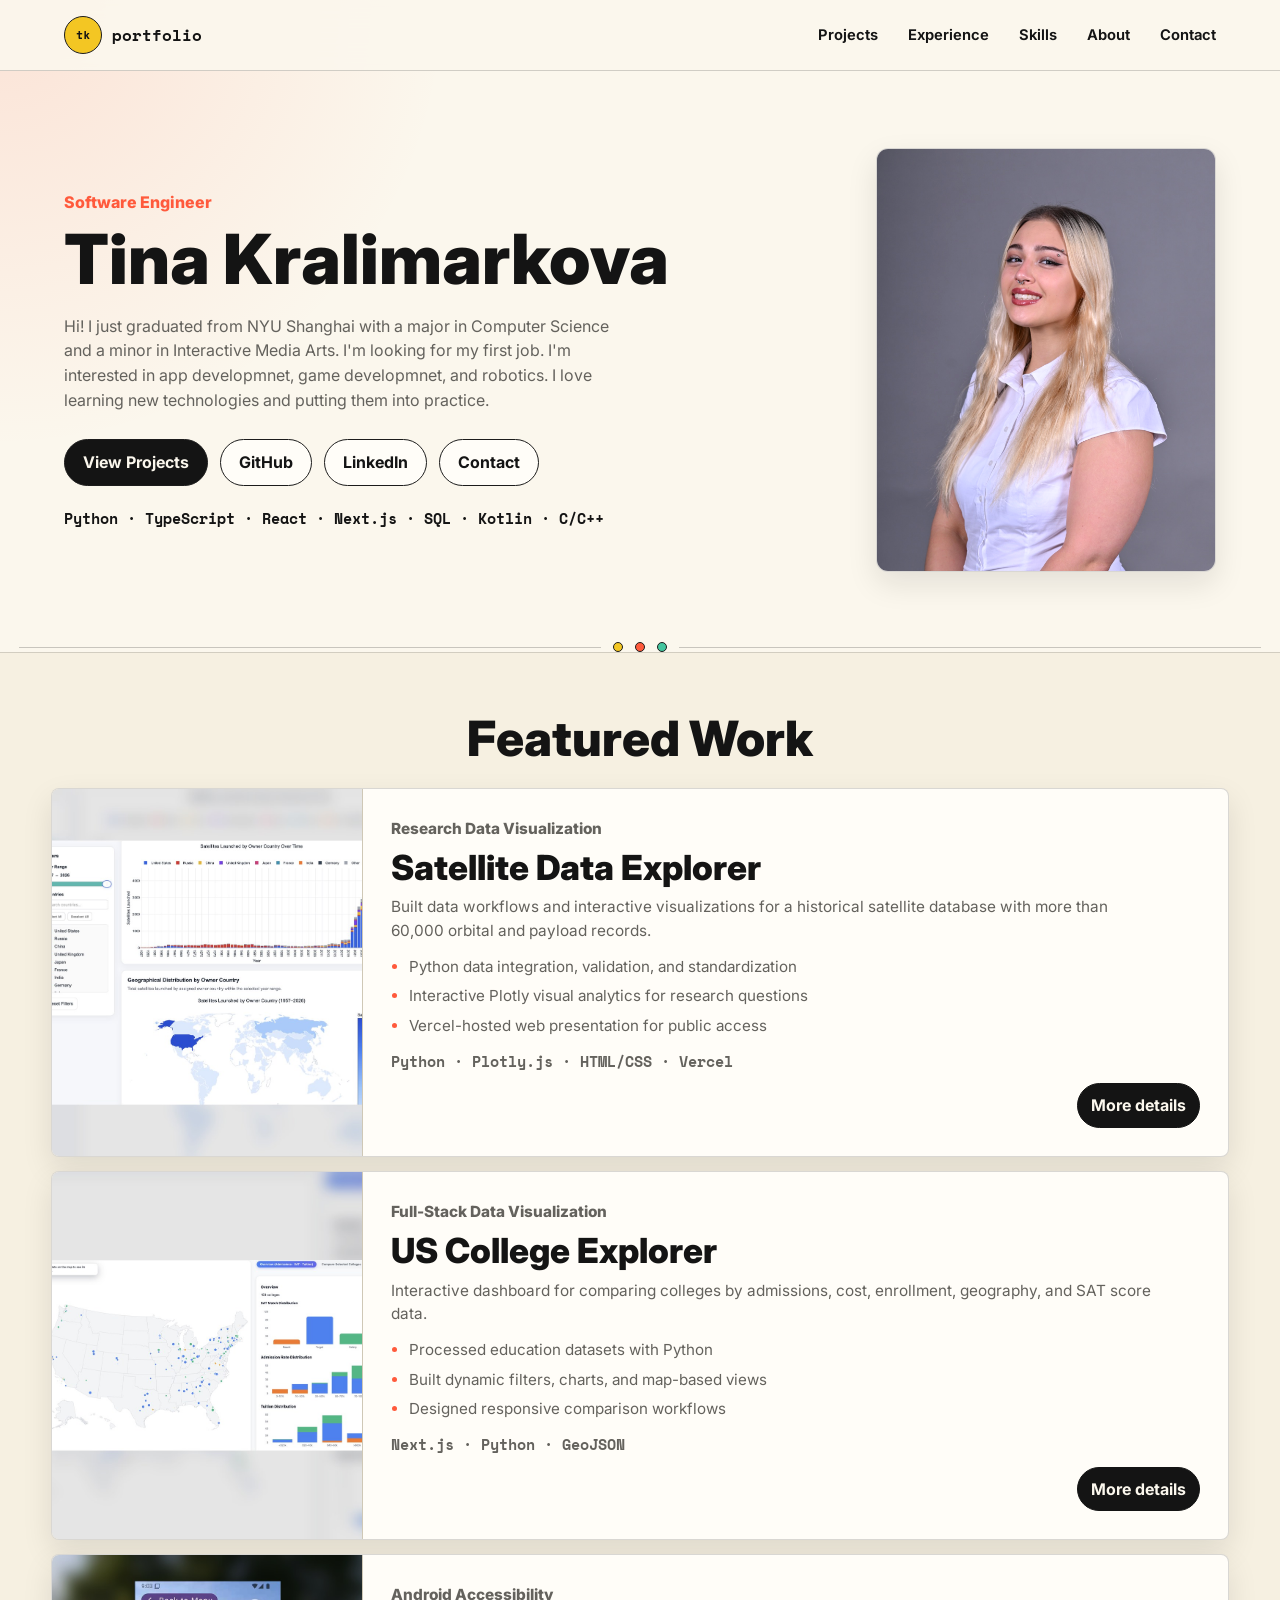
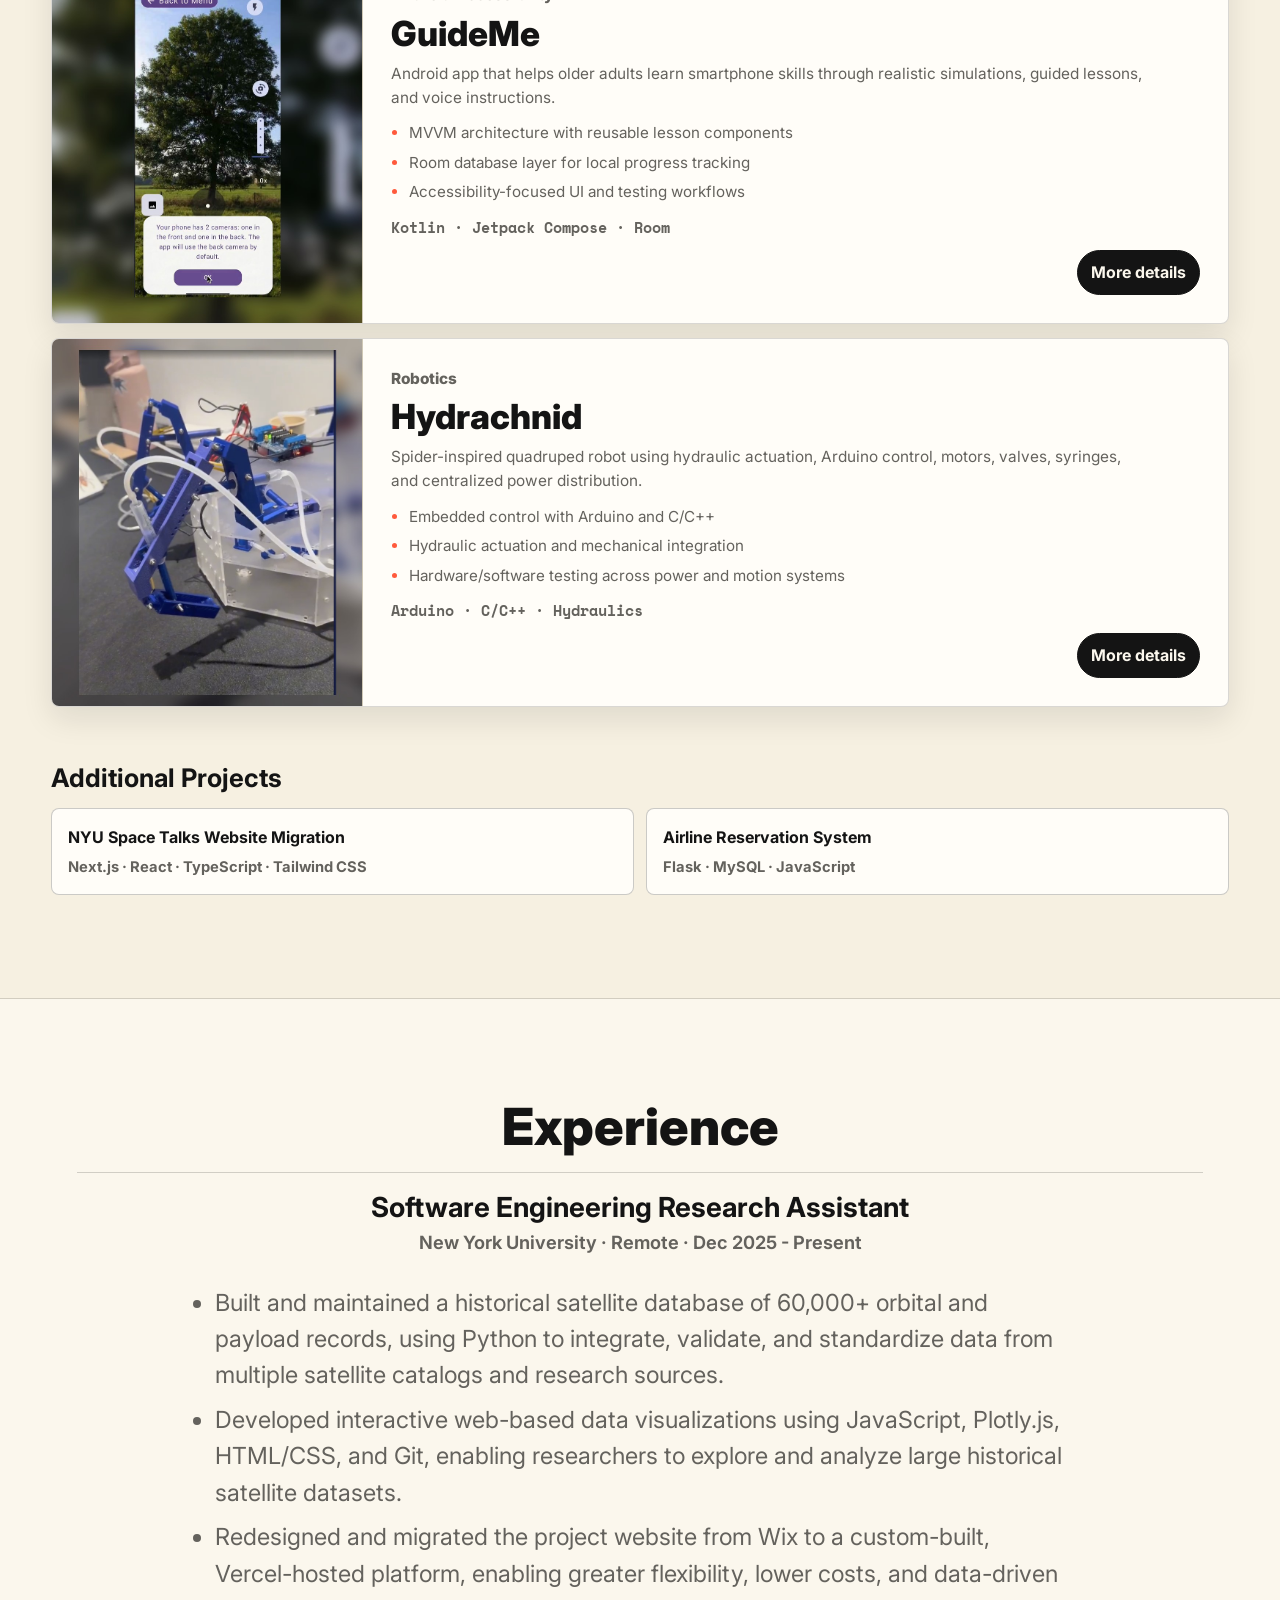
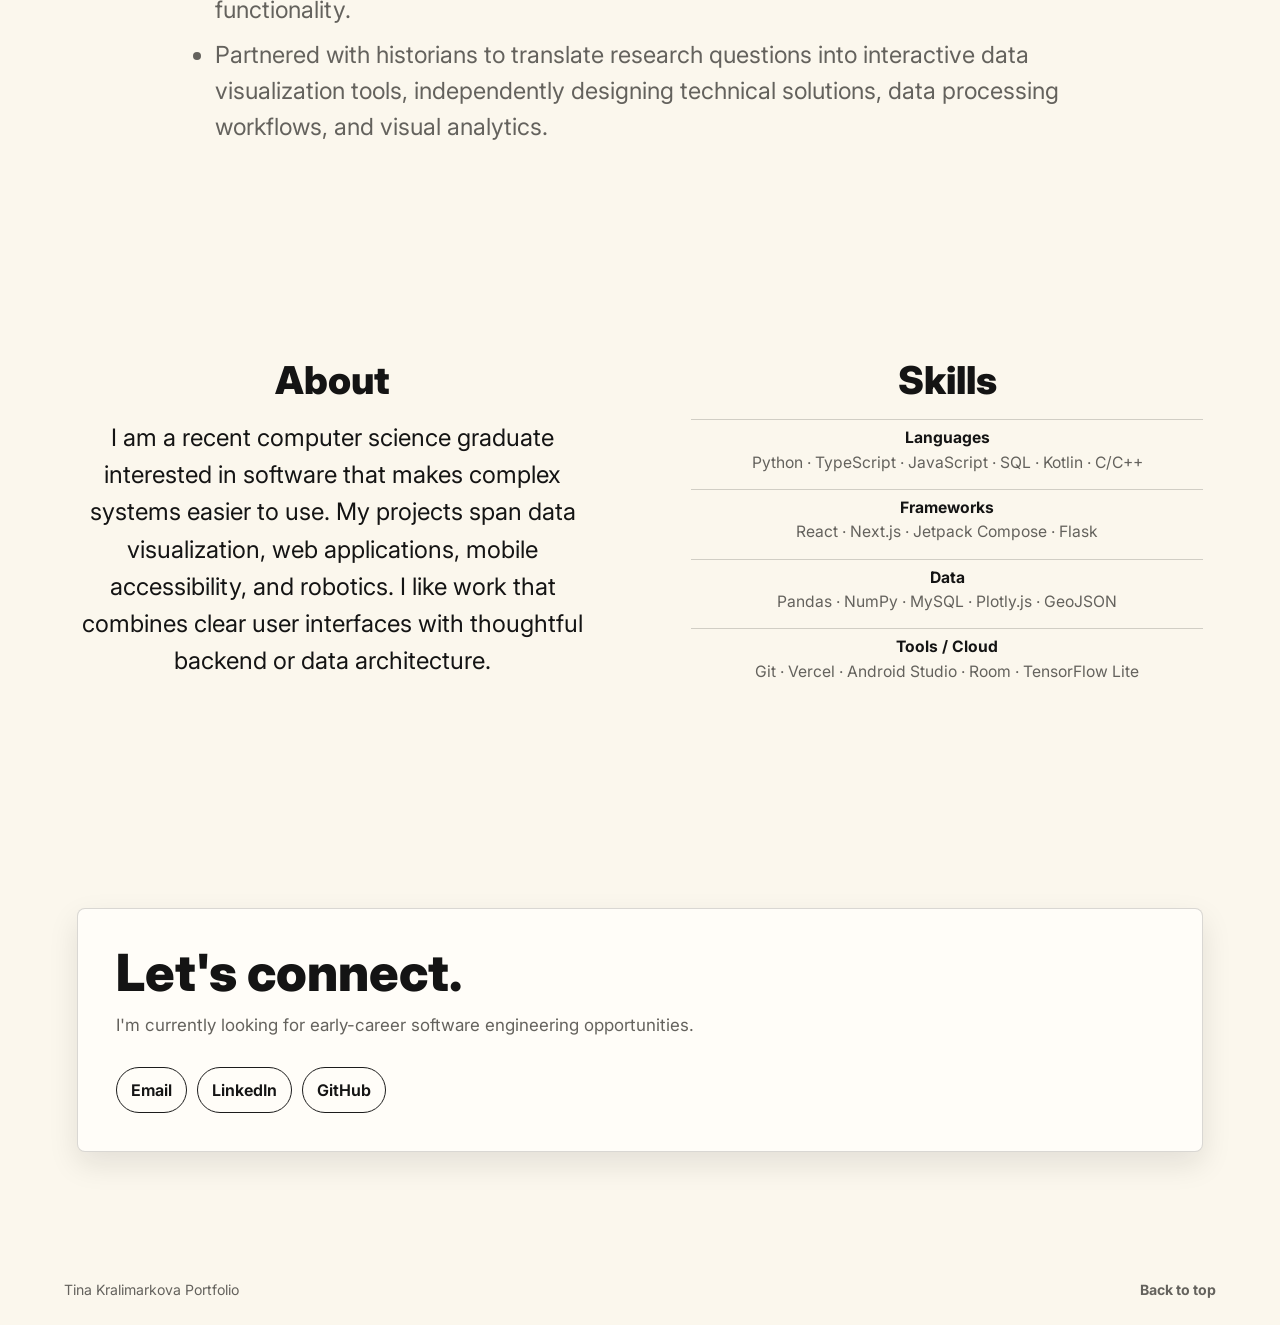
<file: index.html>
<!doctype html>
<html lang="en">
  <head>
    <meta charset="utf-8">
    <meta name="viewport" content="width=device-width, initial-scale=1">
    <meta
      name="description"
      content="Portfolio website for a recent computer science graduate focused on data visualization, interactive media, and robotics."
    >
    <title>CS Portfolio</title>
    <link rel="preconnect" href="https://fonts.googleapis.com">
    <link rel="preconnect" href="https://fonts.gstatic.com" crossorigin>
    <link
      href="https://fonts.googleapis.com/css2?family=Inter:wght@400;500;600;700;800;900&family=Space+Mono:wght@400;700&display=swap"
      rel="stylesheet"
    >
    <link rel="stylesheet" href="styles.css">
  </head>
  <body>
    <a class="skip-link" href="#main">Skip to content</a>

    <header class="site-header">
      <a class="brand" href="#top" aria-label="Portfolio home">
        <span class="brand-glyph">tk</span>
        <span class="brand-text">portfolio</span>
      </a>
      <nav class="nav-links" aria-label="Primary navigation">
        <a href="#projects">Projects</a>
        <a href="#experience">Experience</a>
        <a href="#skills">Skills</a>
        <a href="#about">About</a>
        <a href="#contact">Contact</a>
      </nav>
    </header>

    <main id="main">
      <section id="top" class="hero" aria-labelledby="hero-title">
        <div class="hero-grid">
          <div class="hero-copy">
            <p class="role-label">Software Engineer</p>
            <h1 id="hero-title">
              <span>Tina</span><span>Kralimarkova</span>
            </h1>
            <p class="hero-intro">
              Hi! I just graduated from NYU Shanghai with a major in Computer Science and a minor in Interactive Media Arts. I'm looking for my first job. I'm interested in app developmnet, game developmnet, and robotics. I love learning new technologies and putting them into practice.
            </p>
            <div class="hero-actions" aria-label="Portfolio actions">
              <a class="button primary" href="#projects">View Projects</a>
              <a class="button secondary" href="https://github.com/tinakralimarkova1" target="_blank" rel="noreferrer">GitHub</a>
              <a class="button secondary" href="https://www.linkedin.com/" target="_blank" rel="noreferrer">LinkedIn</a>
              <a class="button secondary" href="#contact">Contact</a>
            </div>
            <p class="tech-strip">Python · TypeScript · React · Next.js · SQL · Kotlin · C/C++</p>
          </div>

          <aside class="signal-panel" aria-label="Portfolio signal panel">
            <img
              src="assets/headshot.jpg"
              alt="Portrait of Tina Kralimarkova."
            >
          </aside>
        </div>
      </section>

      <div class="section-break" aria-hidden="true">
        <span></span>
        <span></span>
        <span></span>
      </div>

      <section id="projects" class="section projects-section featured-work" aria-labelledby="projects-title">
        <div class="section-topline">
          <h2 id="projects-title">Featured Work</h2>
        </div>

        <div class="featured-projects">
          <article class="featured-project">
            <div class="project-visual thumbnail-visual">
              <img
                src="assets/thumbnails/satellite-demo.jpg"
                alt="Satellite visualization demo showing satellites launched over time."
              >
            </div>
            <div class="featured-copy">
              <p class="project-kicker">Research Data Visualization</p>
              <h3>Satellite Data Explorer</h3>
              <p>
                Built data workflows and interactive visualizations for a
                historical satellite database with more than 60,000 orbital and
                payload records.
              </p>
              <ul class="engineering-list">
                <li>Python data integration, validation, and standardization</li>
                <li>Interactive Plotly visual analytics for research questions</li>
                <li>Vercel-hosted web presentation for public access</li>
              </ul>
              <p class="project-meta">Python · Plotly.js · HTML/CSS · Vercel</p>
              <div class="project-actions">
                <a href="projects/satellite-visualizations.html">More details</a>
              </div>
            </div>
          </article>

          <article class="featured-project">
            <div class="project-visual thumbnail-visual">
              <img
                src="assets/thumbnails/college-explorer-demo.jpg"
                alt="US College Explorer demo showing a map of colleges across the United States."
              >
            </div>
            <div class="featured-copy">
              <p class="project-kicker">Full-Stack Data Visualization</p>
              <h3>US College Explorer</h3>
              <p>
                Interactive dashboard for comparing colleges by admissions,
                cost, enrollment, geography, and SAT score data.
              </p>
              <ul class="engineering-list">
                <li>Processed education datasets with Python</li>
                <li>Built dynamic filters, charts, and map-based views</li>
                <li>Designed responsive comparison workflows</li>
              </ul>
              <p class="project-meta">Next.js · Python · GeoJSON</p>
              <div class="project-actions">
                <a href="projects/us-college-explorer.html">More details</a>
              </div>
            </div>
          </article>

          <article class="featured-project">
            <div class="project-visual thumbnail-visual">
              <img
                src="assets/thumbnails/guideme-demo.jpg"
                alt="GuideMe demo showing a guided camera simulation lesson."
              >
            </div>
            <div class="featured-copy">
              <p class="project-kicker">Android Accessibility</p>
              <h3>GuideMe</h3>
              <p>
                Android app that helps older adults learn smartphone skills
                through realistic simulations, guided lessons, and voice
                instructions.
              </p>
              <ul class="engineering-list">
                <li>MVVM architecture with reusable lesson components</li>
                <li>Room database layer for local progress tracking</li>
                <li>Accessibility-focused UI and testing workflows</li>
              </ul>
              <p class="project-meta">Kotlin · Jetpack Compose · Room</p>
              <div class="project-actions">
                <a href="projects/guideme.html">More details</a>
              </div>
            </div>
          </article>

          <article class="featured-project">
            <div class="project-visual thumbnail-visual">
              <img
                src="assets/thumbnails/hydrachnid-demo.jpg"
                alt="Hydrachnid robotics demo showing the hydraulic prototype."
              >
            </div>
            <div class="featured-copy">
              <p class="project-kicker">Robotics</p>
              <h3>Hydrachnid</h3>
              <p>
                Spider-inspired quadruped robot using hydraulic actuation,
                Arduino control, motors, valves, syringes, and centralized
                power distribution.
              </p>
              <ul class="engineering-list">
                <li>Embedded control with Arduino and C/C++</li>
                <li>Hydraulic actuation and mechanical integration</li>
                <li>Hardware/software testing across power and motion systems</li>
              </ul>
              <p class="project-meta">Arduino · C/C++ · Hydraulics</p>
              <div class="project-actions">
                <a href="projects/hydrachnid.html">More details</a>
              </div>
            </div>
          </article>
        </div>

        <div class="additional-projects" aria-labelledby="additional-projects-title">
          <h3 id="additional-projects-title">Additional Projects</h3>
          <div class="additional-project-grid">
            <a href="projects/nyu-space-talks.html">
              <strong>NYU Space Talks Website Migration</strong>
              <span>Next.js · React · TypeScript · Tailwind CSS</span>
            </a>
            <a href="projects/airline-reservation-system.html">
              <strong>Airline Reservation System</strong>
              <span>Flask · MySQL · JavaScript</span>
            </a>
          </div>
        </div>
      </section>

      <section id="experience" class="section experience-section" aria-labelledby="experience-title">
        <div class="section-topline">
          <h2 id="experience-title">Experience</h2>
        </div>
        <article class="experience-item">
          <div>
            <h3>Software Engineering Research Assistant</h3>
            <p>New York University · Remote · Dec 2025 - Present</p>
          </div>
          <ul class="satellite-experience-list">
            <li>Built and maintained a historical satellite database of 60,000+ orbital and payload records, using Python to integrate, validate, and standardize data from multiple satellite catalogs and research sources.</li>
            <li>Developed interactive web-based data visualizations using JavaScript, Plotly.js, HTML/CSS, and Git, enabling researchers to explore and analyze large historical satellite datasets.</li>
            <li>Redesigned and migrated the project website from Wix to a custom-built, Vercel-hosted platform, enabling greater flexibility, lower costs, and data-driven functionality.</li>
            <li>Partnered with historians to translate research questions into interactive data visualization tools, independently designing technical solutions, data processing workflows, and visual analytics.</li>
          </ul>
        </article>
      </section>

      <section class="section about-skills-section compact-section" aria-label="About and skills">
        <div id="about" class="about-section" aria-labelledby="about-title">
          <h2 id="about-title">About</h2>
          <p>
            I am a recent computer science graduate interested in software that
            makes complex systems easier to use. My projects span data
            visualization, web applications, mobile accessibility, and robotics.
            I like work that combines clear user interfaces with thoughtful
            backend or data architecture.
          </p>
        </div>

        <div id="skills" class="skills-section" aria-labelledby="skills-title">
          <h2 id="skills-title">Skills</h2>
          <div class="skill-groups" aria-label="Technical skills">
            <div>
              <h3>Languages</h3>
              <p>Python · TypeScript · JavaScript · SQL · Kotlin · C/C++</p>
            </div>
            <div>
              <h3>Frameworks</h3>
              <p>React · Next.js · Jetpack Compose · Flask</p>
            </div>
            <div>
              <h3>Data</h3>
              <p>Pandas · NumPy · MySQL · Plotly.js · GeoJSON</p>
            </div>
            <div>
              <h3>Tools / Cloud</h3>
              <p>Git · Vercel · Android Studio · Room · TensorFlow Lite</p>
            </div>
          </div>
        </div>
      </section>

      <section id="contact" class="section contact-section compact-section" aria-labelledby="contact-title">
        <div class="contact-card">
          <h2 id="contact-title">Let's connect.</h2>
          <p>
            I'm currently looking for early-career software engineering
            opportunities.
          </p>
          <div class="contact-links" aria-label="Contact links">
            <a href="mailto:hello@example.com">Email</a>
            <a href="https://www.linkedin.com/" target="_blank" rel="noreferrer">LinkedIn</a>
            <a href="https://github.com/tinakralimarkova1" target="_blank" rel="noreferrer">GitHub</a>
          </div>
        </div>
      </section>
    </main>

    <footer class="site-footer">
      <p>Tina Kralimarkova Portfolio</p>
      <a href="#top">Back to top</a>
    </footer>

  </body>
</html>
</file>
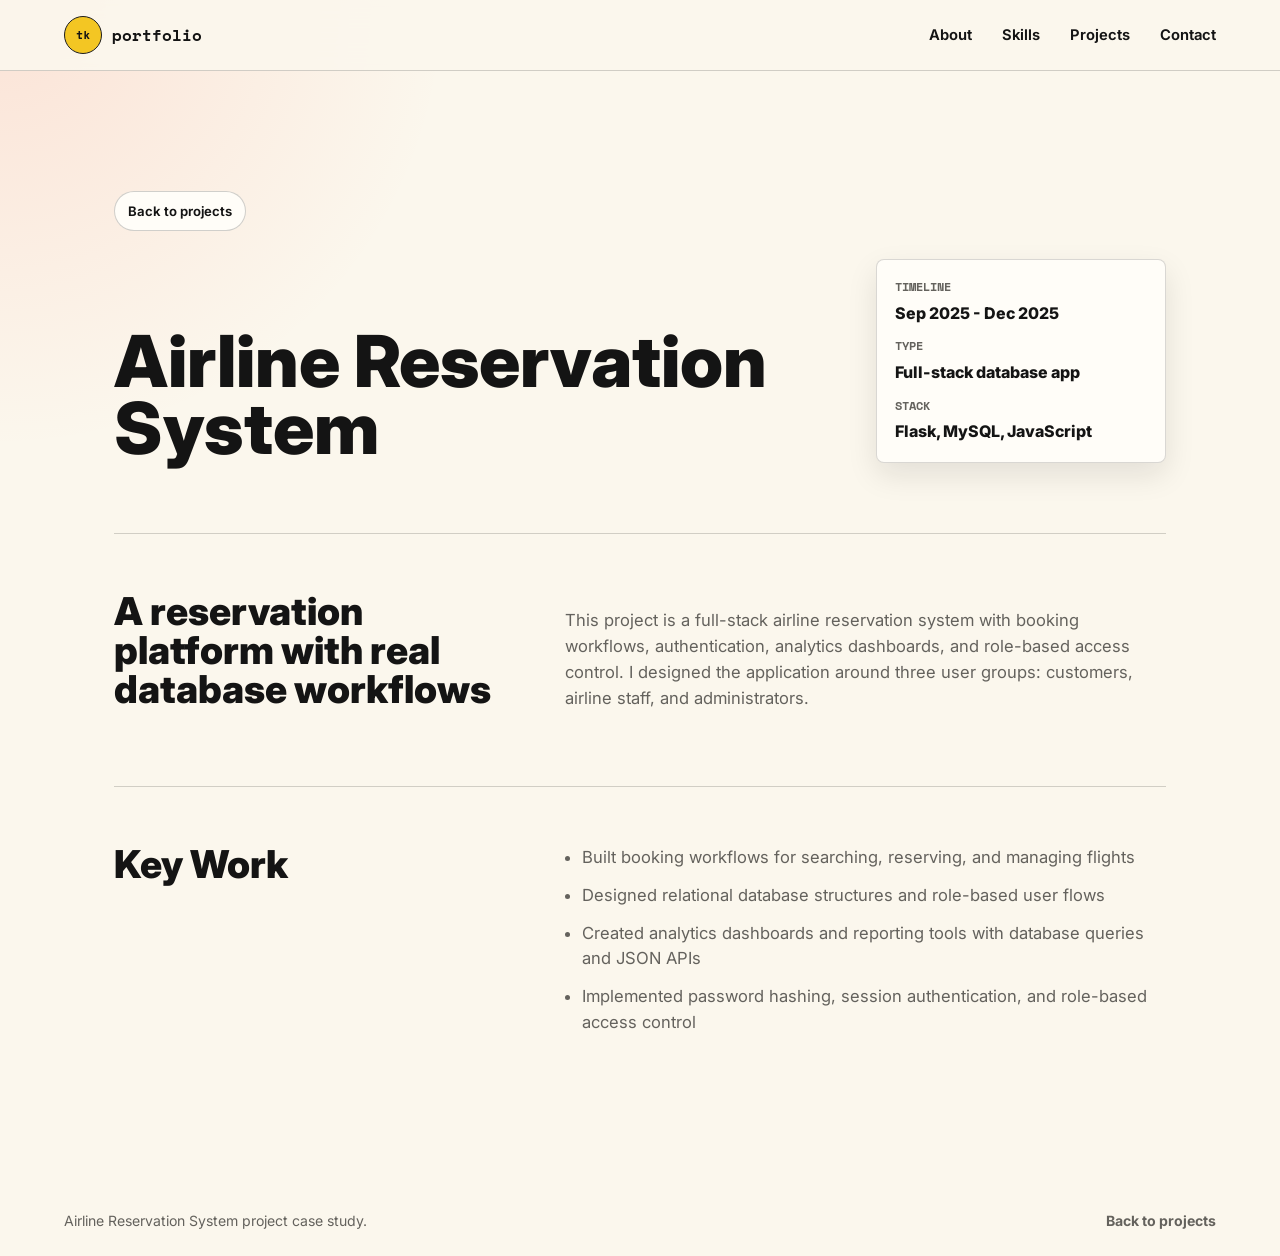
<file: projects/airline-reservation-system.html>
<!doctype html>
<html lang="en">
  <head>
    <meta charset="utf-8">
    <meta name="viewport" content="width=device-width, initial-scale=1">
    <meta
      name="description"
      content="Airline Reservation System project case study: a full-stack database application built with Flask, MySQL, and JavaScript."
    >
    <title>Airline Reservation System | Tina Kralimarkova</title>
    <link rel="preconnect" href="https://fonts.googleapis.com">
    <link rel="preconnect" href="https://fonts.gstatic.com" crossorigin>
    <link
      href="https://fonts.googleapis.com/css2?family=Inter:wght@400;500;600;700;800;900&family=Space+Mono:wght@400;700&display=swap"
      rel="stylesheet"
    >
    <link rel="stylesheet" href="../styles.css">
  </head>
  <body>
    <a class="skip-link" href="#main">Skip to content</a>
    <header class="site-header">
      <a class="brand" href="../index.html#top" aria-label="Portfolio home">
        <span class="brand-glyph">tk</span>
        <span class="brand-text">portfolio</span>
      </a>
      <nav class="nav-links" aria-label="Primary navigation">
        <a href="../index.html#about">About</a>
        <a href="../index.html#skills">Skills</a>
        <a href="../index.html#projects">Projects</a>
        <a href="../index.html#contact">Contact</a>
      </nav>
    </header>

    <main id="main" class="project-detail-page">
      <section class="project-detail-hero" aria-labelledby="project-title">
        <a class="back-link" href="../index.html#projects">Back to projects</a>
        <div class="project-detail-heading">
          <div>
            <h1 id="project-title">Airline Reservation System</h1>
            <p class="project-detail-subtitle">Databases Project</p>
          </div>
          <dl class="project-facts" aria-label="Project facts">
            <div>
              <dt>Timeline</dt>
              <dd>Sep 2025 - Dec 2025</dd>
            </div>
            <div>
              <dt>Type</dt>
              <dd>Full-stack database app</dd>
            </div>
            <div>
              <dt>Stack</dt>
              <dd>Flask, MySQL, JavaScript</dd>
            </div>
          </dl>
        </div>
      </section>

      <section class="project-detail-section project-overview" aria-labelledby="overview-title">
        <div>
          <h2 id="overview-title">A reservation platform with real database workflows</h2>
        </div>
        <p>
          This project is a full-stack airline reservation system with booking
          workflows, authentication, analytics dashboards, and role-based access
          control. I designed the application around three user groups:
          customers, airline staff, and administrators.
        </p>
      </section>

      <section class="project-detail-section simple-detail-section" aria-labelledby="features-title">
        <div>
          <h2 id="features-title">Key Work</h2>
        </div>
        <div class="project-detail-copy">
          <ul>
            <li>Built booking workflows for searching, reserving, and managing flights</li>
            <li>Designed relational database structures and role-based user flows</li>
            <li>Created analytics dashboards and reporting tools with database queries and JSON APIs</li>
            <li>Implemented password hashing, session authentication, and role-based access control</li>
          </ul>
        </div>
      </section>
    </main>

    <footer class="site-footer">
      <p>Airline Reservation System project case study.</p>
      <a href="../index.html#projects">Back to projects</a>
    </footer>
  </body>
</html>
</file>
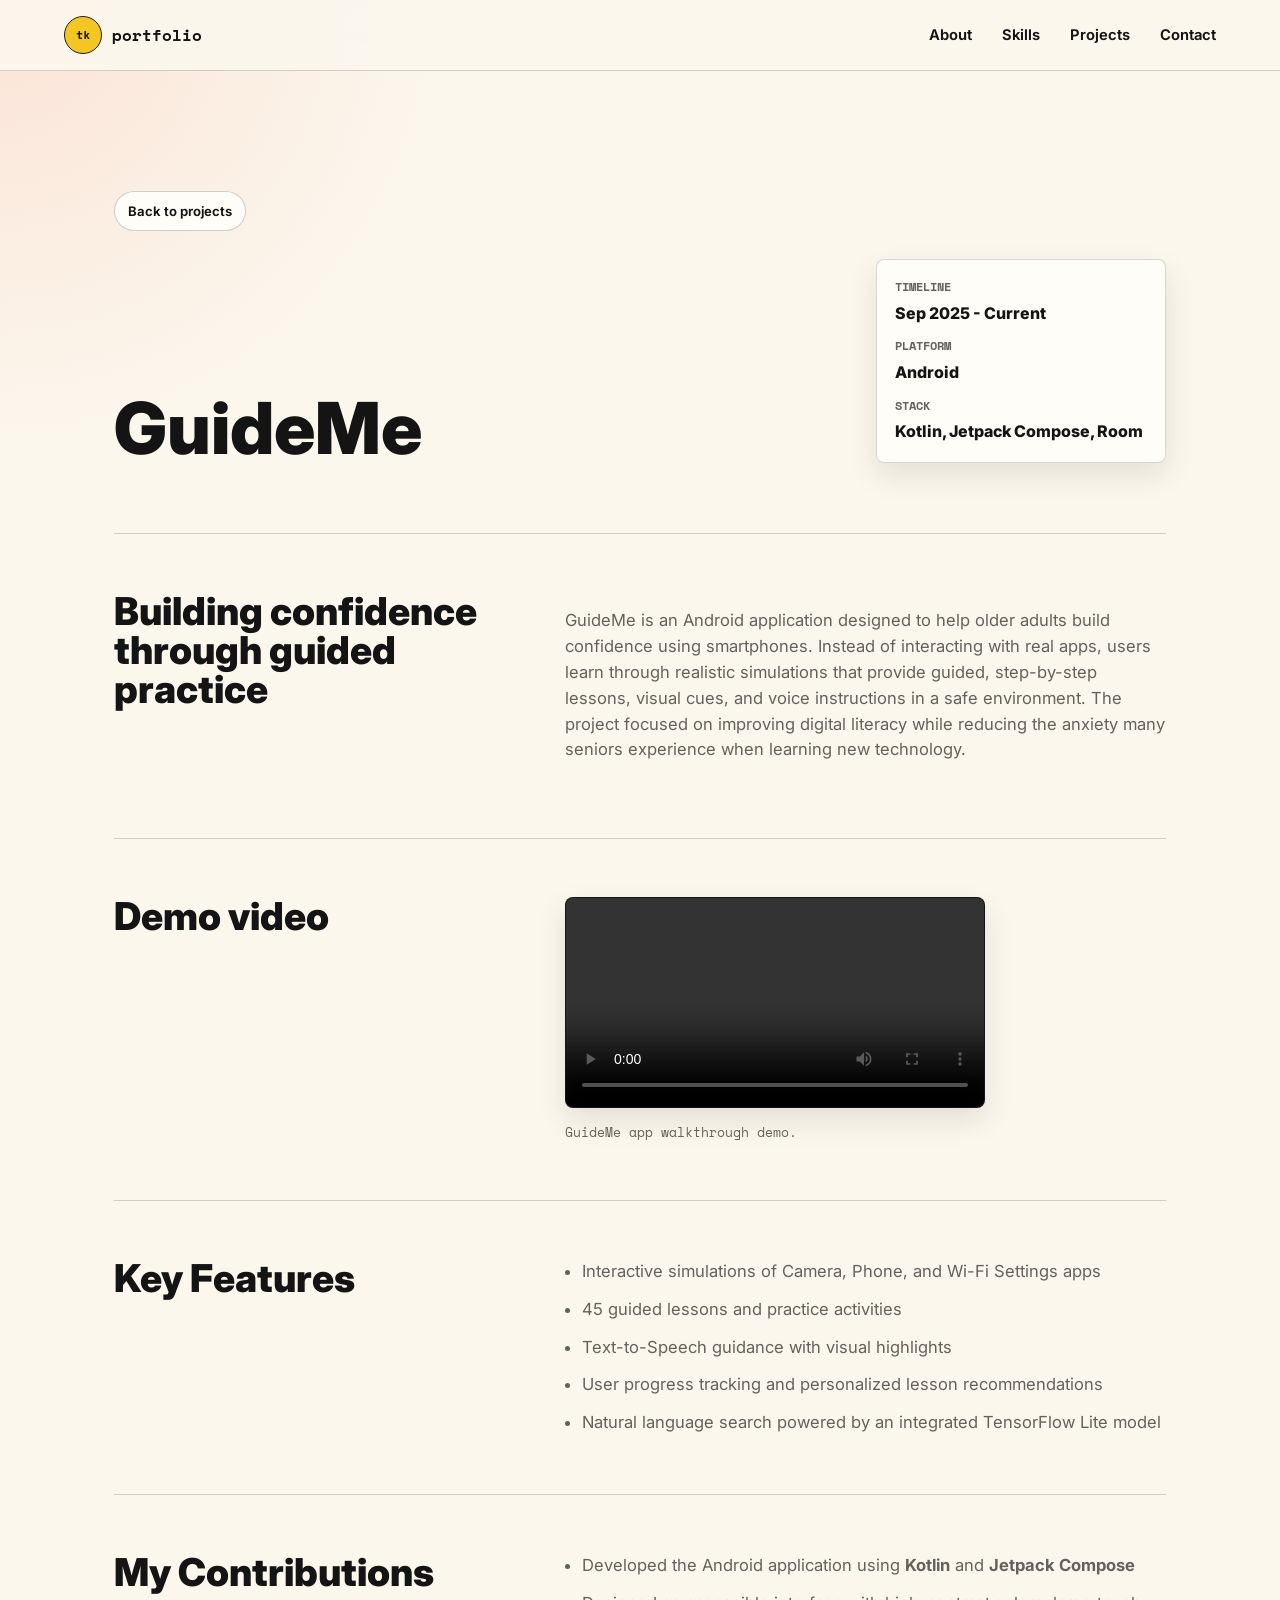
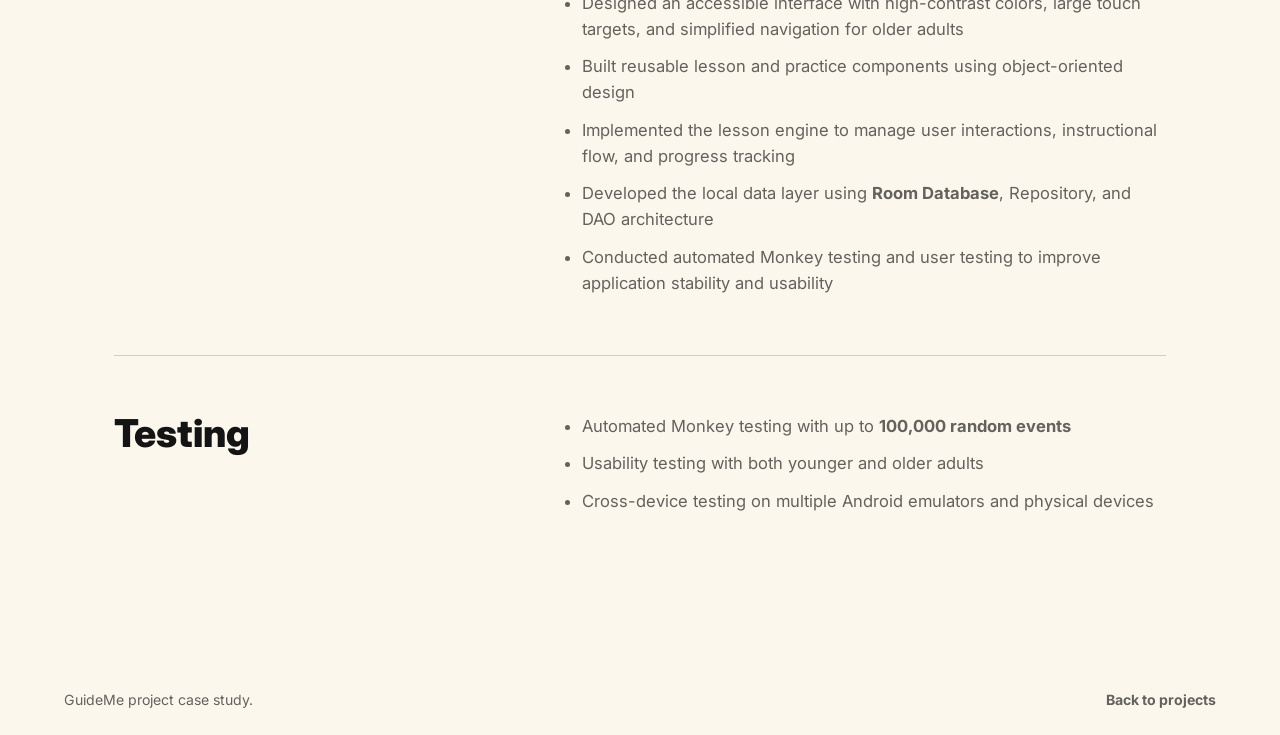
<file: projects/guideme.html>
<!doctype html>
<html lang="en">
  <head>
    <meta charset="utf-8">
    <meta name="viewport" content="width=device-width, initial-scale=1">
    <meta
      name="description"
      content="GuideMe project case study: an Android app built with Kotlin, Jetpack Compose, and Room to help older adults practice smartphone skills."
    >
    <title>GuideMe | Tina Kralimarkova</title>
    <link rel="preconnect" href="https://fonts.googleapis.com">
    <link rel="preconnect" href="https://fonts.gstatic.com" crossorigin>
    <link
      href="https://fonts.googleapis.com/css2?family=Inter:wght@400;500;600;700;800;900&family=Space+Mono:wght@400;700&display=swap"
      rel="stylesheet"
    >
    <link rel="stylesheet" href="../styles.css">
  </head>
  <body>
    <a class="skip-link" href="#main">Skip to content</a>

    <header class="site-header">
      <a class="brand" href="../index.html#top" aria-label="Portfolio home">
        <span class="brand-glyph">tk</span>
        <span class="brand-text">portfolio</span>
      </a>
      <nav class="nav-links" aria-label="Primary navigation">
        <a href="../index.html#about">About</a>
        <a href="../index.html#skills">Skills</a>
        <a href="../index.html#projects">Projects</a>
        <a href="../index.html#contact">Contact</a>
      </nav>
    </header>

    <main id="main" class="project-detail-page">
      <section class="project-detail-hero" aria-labelledby="project-title">
        <a class="back-link" href="../index.html#projects">Back to projects</a>
        <p class="mono-label">Android Mobile Application / Kotlin · Jetpack Compose · Room</p>
        <div class="project-detail-heading">
          <div>
            <h1 id="project-title">GuideMe</h1>
            <p class="project-detail-subtitle">Capstone Project</p>
          </div>
          <dl class="project-facts" aria-label="Project facts">
            <div>
              <dt>Timeline</dt>
              <dd>Sep 2025 - Current</dd>
            </div>
            <div>
              <dt>Platform</dt>
              <dd>Android</dd>
            </div>
            <div>
              <dt>Stack</dt>
              <dd>Kotlin, Jetpack Compose, Room</dd>
            </div>
          </dl>
        </div>
      </section>

      <section class="project-detail-section project-overview" aria-labelledby="overview-title">
        <div>
          <p class="section-marker">01 / overview</p>
          <h2 id="overview-title">Building confidence through guided practice</h2>
        </div>
        <p>
          GuideMe is an Android application designed to help older adults build
          confidence using smartphones. Instead of interacting with real apps,
          users learn through realistic simulations that provide guided,
          step-by-step lessons, visual cues, and voice instructions in a safe
          environment. The project focused on improving digital literacy while
          reducing the anxiety many seniors experience when learning new
          technology.
        </p>
      </section>

      <section class="project-detail-section" aria-labelledby="demo-title">
        <div>
          <p class="section-marker">02 / demo</p>
          <h2 id="demo-title">Demo video</h2>
        </div>
        <figure class="demo-video-frame">
          <video controls preload="metadata" playsinline>
            <source src="../assets/videos/guideme-demo.mp4" type="video/mp4">
            Your browser does not support the video tag.
          </video>
          <figcaption>GuideMe app walkthrough demo.</figcaption>
        </figure>
      </section>

      <section class="project-detail-section simple-detail-section" aria-labelledby="features-title">
        <div>
          <p class="section-marker">03 / key features</p>
          <h2 id="features-title">Key Features</h2>
        </div>
        <div class="project-detail-copy">
          <ul>
            <li>Interactive simulations of Camera, Phone, and Wi-Fi Settings apps</li>
            <li>45 guided lessons and practice activities</li>
            <li>Text-to-Speech guidance with visual highlights</li>
            <li>User progress tracking and personalized lesson recommendations</li>
            <li>Natural language search powered by an integrated TensorFlow Lite model</li>
          </ul>
        </div>
      </section>

      <section class="project-detail-section simple-detail-section" aria-labelledby="contributions-title">
        <div>
          <p class="section-marker">04 / contributions</p>
          <h2 id="contributions-title">My Contributions</h2>
        </div>
        <div class="project-detail-copy">
          <ul>
            <li>Developed the Android application using <strong>Kotlin</strong> and <strong>Jetpack Compose</strong></li>
            <li>Designed an accessible interface with high-contrast colors, large touch targets, and simplified navigation for older adults</li>
            <li>Built reusable lesson and practice components using object-oriented design</li>
            <li>Implemented the lesson engine to manage user interactions, instructional flow, and progress tracking</li>
            <li>Developed the local data layer using <strong>Room Database</strong>, Repository, and DAO architecture</li>
            <li>Conducted automated Monkey testing and user testing to improve application stability and usability</li>
          </ul>
        </div>
      </section>

      <section class="project-detail-section simple-detail-section" aria-labelledby="testing-title">
        <div>
          <p class="section-marker">05 / testing</p>
          <h2 id="testing-title">Testing</h2>
        </div>
        <div class="project-detail-copy">
          <ul>
            <li>Automated Monkey testing with up to <strong>100,000 random events</strong></li>
            <li>Usability testing with both younger and older adults</li>
            <li>Cross-device testing on multiple Android emulators and physical devices</li>
          </ul>
        </div>
      </section>
    </main>

    <footer class="site-footer">
      <p>GuideMe project case study.</p>
      <a href="../index.html#projects">Back to projects</a>
    </footer>
  </body>
</html>
</file>
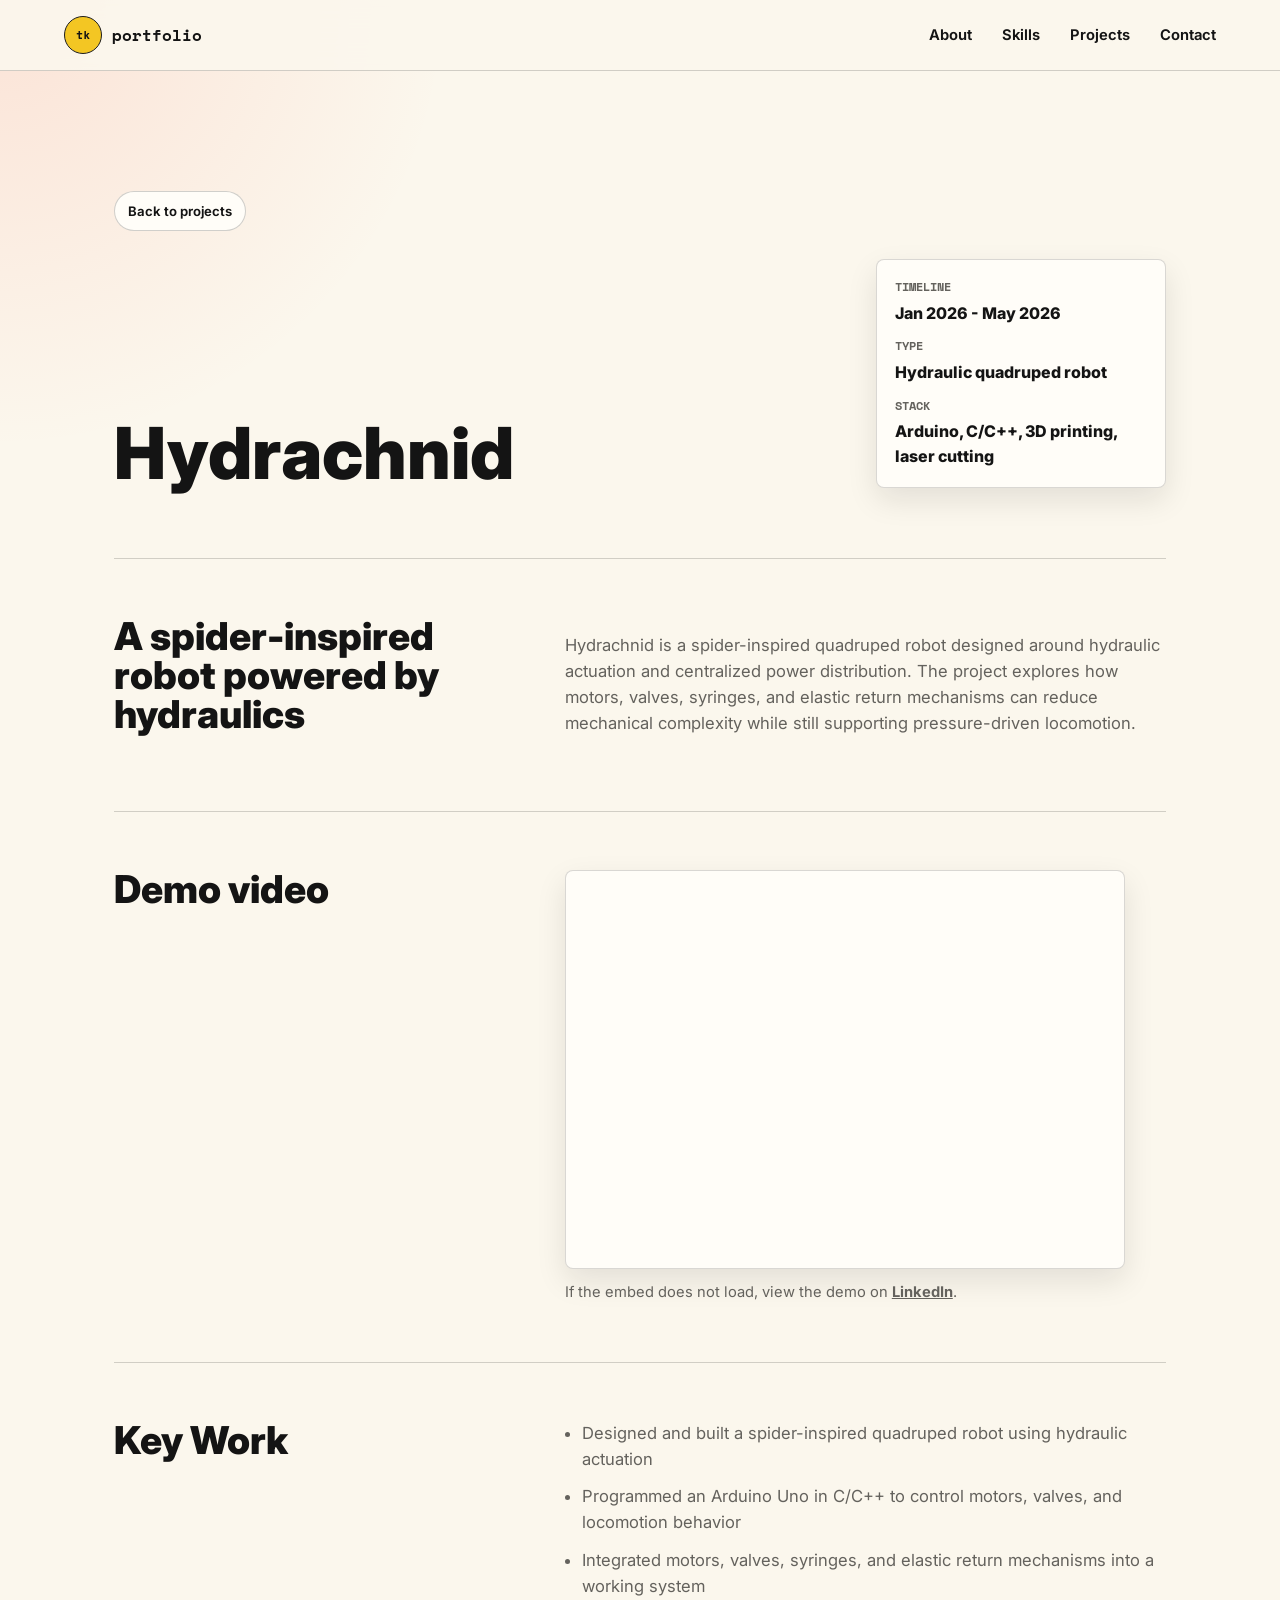
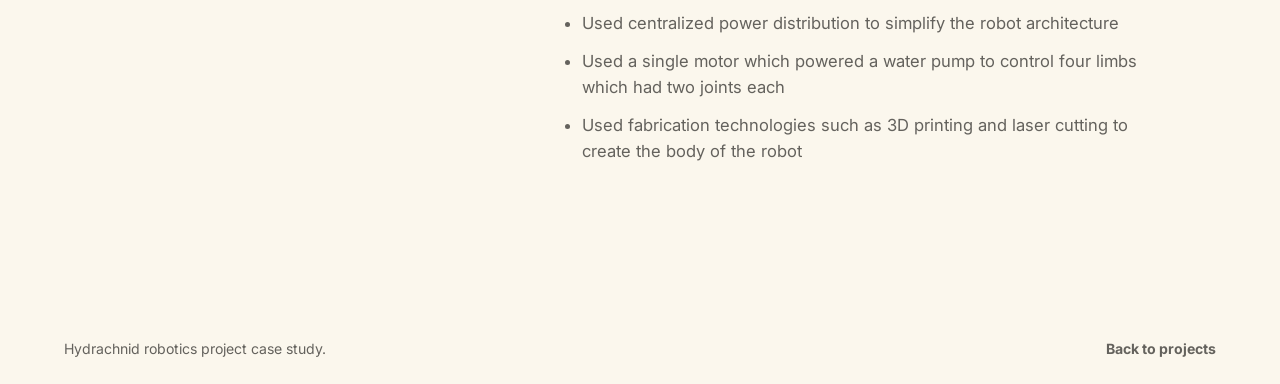
<file: projects/hydrachnid.html>
<!doctype html>
<html lang="en">
  <head>
    <meta charset="utf-8">
    <meta name="viewport" content="width=device-width, initial-scale=1">
    <meta
      name="description"
      content="Hydrachnid robotics project case study: a spider-inspired quadruped robot using hydraulic actuation and Arduino control."
    >
    <title>Hydrachnid | Tina Kralimarkova</title>
    <link rel="preconnect" href="https://fonts.googleapis.com">
    <link rel="preconnect" href="https://fonts.gstatic.com" crossorigin>
    <link
      href="https://fonts.googleapis.com/css2?family=Inter:wght@400;500;600;700;800;900&family=Space+Mono:wght@400;700&display=swap"
      rel="stylesheet"
    >
    <link rel="stylesheet" href="../styles.css">
  </head>
  <body>
    <a class="skip-link" href="#main">Skip to content</a>
    <header class="site-header">
      <a class="brand" href="../index.html#top" aria-label="Portfolio home">
        <span class="brand-glyph">tk</span>
        <span class="brand-text">portfolio</span>
      </a>
      <nav class="nav-links" aria-label="Primary navigation">
        <a href="../index.html#about">About</a>
        <a href="../index.html#skills">Skills</a>
        <a href="../index.html#projects">Projects</a>
        <a href="../index.html#contact">Contact</a>
      </nav>
    </header>

    <main id="main" class="project-detail-page">
      <section class="project-detail-hero" aria-labelledby="project-title">
        <a class="back-link" href="../index.html#projects">Back to projects</a>
        <div class="project-detail-heading">
          <div>
            <h1 id="project-title">Hydrachnid</h1>
            <p class="project-detail-subtitle">Robotics Project</p>
          </div>
          <dl class="project-facts" aria-label="Project facts">
            <div>
              <dt>Timeline</dt>
              <dd>Jan 2026 - May 2026</dd>
            </div>
            <div>
              <dt>Type</dt>
              <dd>Hydraulic quadruped robot</dd>
            </div>
            <div>
              <dt>Stack</dt>
              <dd>Arduino, C/C++, 3D printing, laser cutting</dd>
            </div>
          </dl>
        </div>
      </section>

      <section class="project-detail-section project-overview" aria-labelledby="overview-title">
        <div>
          <h2 id="overview-title">A spider-inspired robot powered by hydraulics</h2>
        </div>
        <p>
          Hydrachnid is a spider-inspired quadruped robot designed around
          hydraulic actuation and centralized power distribution. The project
          explores how motors, valves, syringes, and elastic return mechanisms
          can reduce mechanical complexity while still supporting pressure-driven
          locomotion.
        </p>
      </section>

      <section class="project-detail-section" aria-labelledby="demo-title">
        <div>
          <h2 id="demo-title">Demo video</h2>
        </div>
        <div class="linkedin-demo-frame">
          <iframe
            src="https://www.linkedin.com/embed/feed/update/urn:li:ugcPost:7480396613312520192?compact=1"
            height="399"
            width="504"
            frameborder="0"
            allowfullscreen
            title="Embedded LinkedIn post demo for Hydrachnid"
          ></iframe>
          <p>
            If the embed does not load, view the demo on
            <a href="https://www.linkedin.com/embed/feed/update/urn:li:ugcPost:7480396613312520192?compact=1" target="_blank" rel="noreferrer">LinkedIn</a>.
          </p>
        </div>
      </section>

      <section class="project-detail-section simple-detail-section" aria-labelledby="features-title">
        <div>
          <h2 id="features-title">Key Work</h2>
        </div>
        <div class="project-detail-copy">
          <ul>
            <li>Designed and built a spider-inspired quadruped robot using hydraulic actuation</li>
            <li>Programmed an Arduino Uno in C/C++ to control motors, valves, and locomotion behavior</li>
            <li>Integrated motors, valves, syringes, and elastic return mechanisms into a working system</li>
            <li>Used centralized power distribution to simplify the robot architecture</li>
            <li>Used a single motor which powered a water pump to control four limbs which had two joints each</li>
            <li>Used fabrication technologies such as 3D printing and laser cutting to create the body of the robot</li>
          </ul>
        </div>
      </section>
    </main>

    <footer class="site-footer">
      <p>Hydrachnid robotics project case study.</p>
      <a href="../index.html#projects">Back to projects</a>
    </footer>
  </body>
</html>
</file>
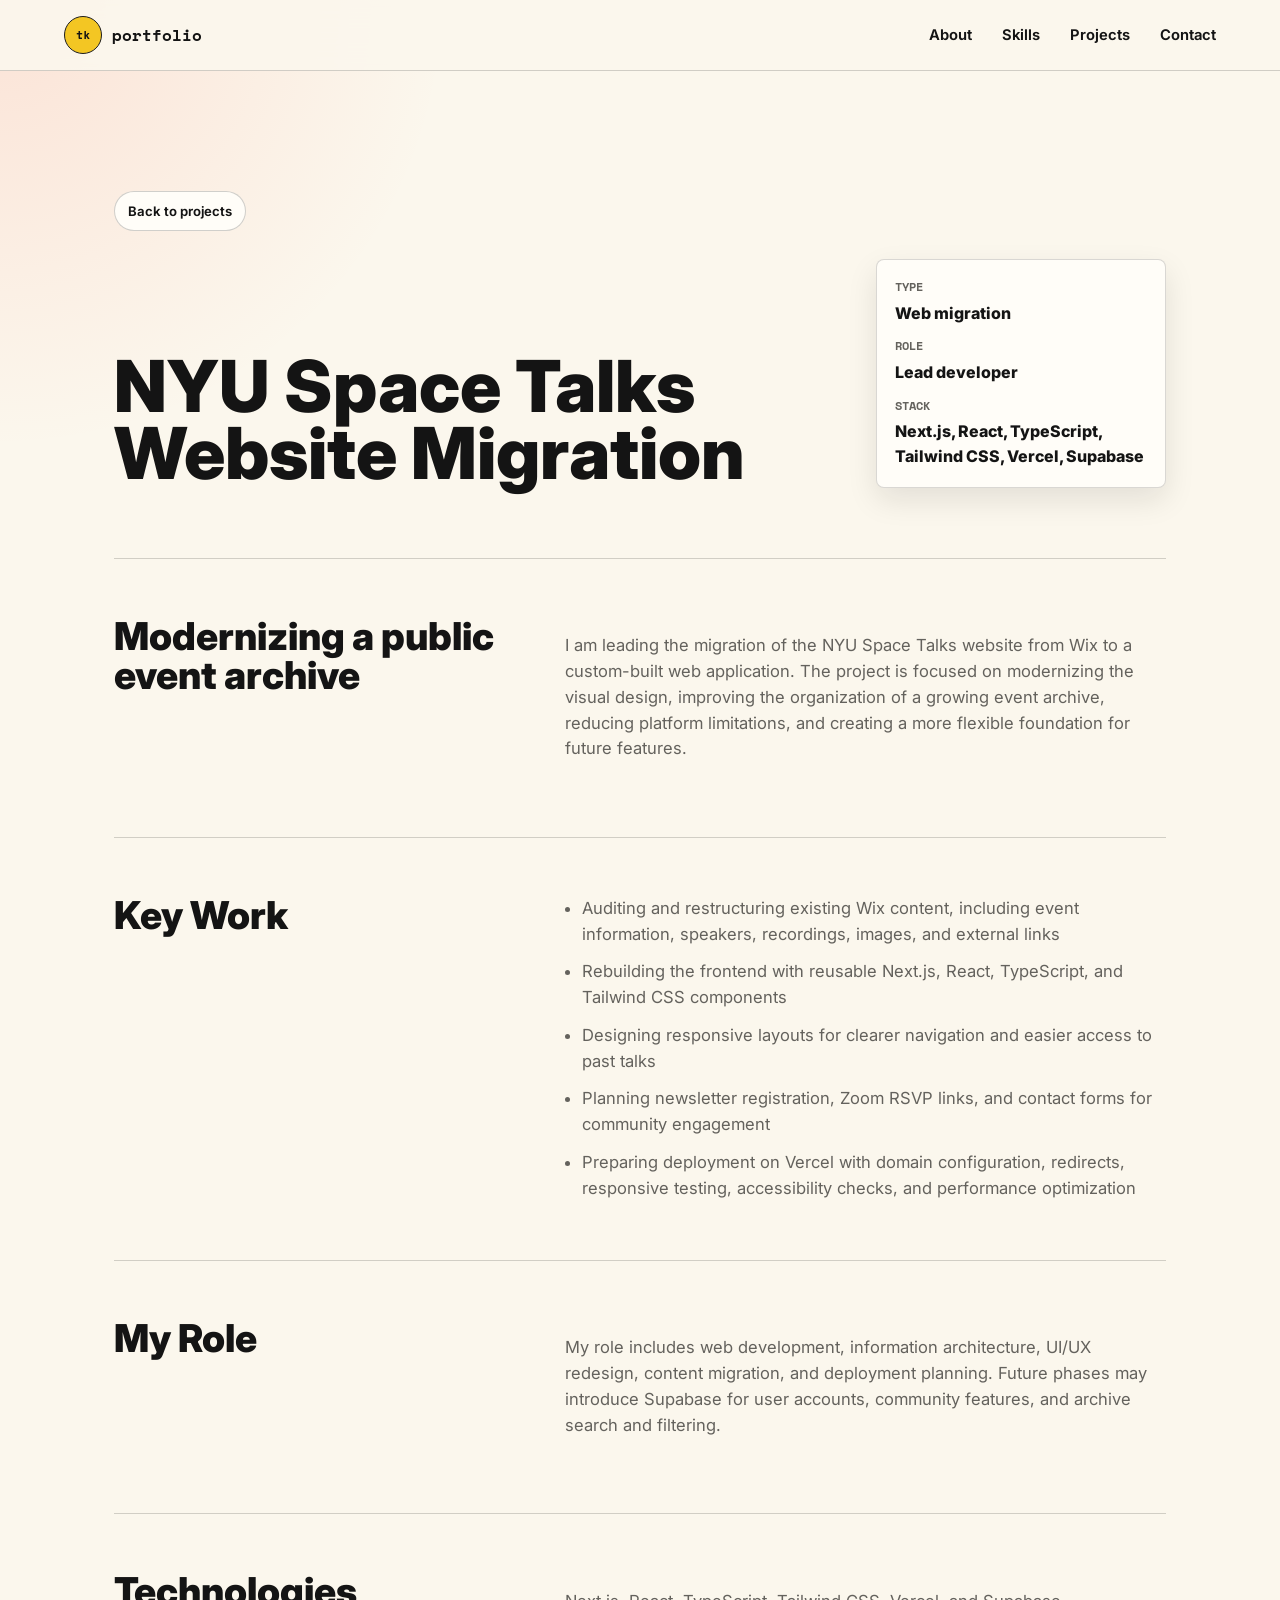
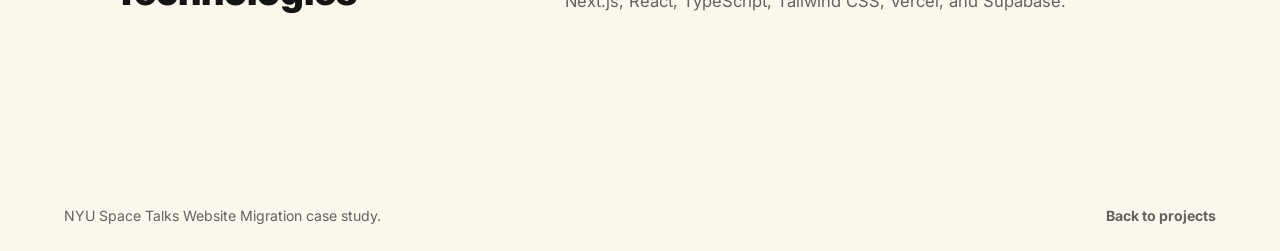
<file: projects/nyu-space-talks.html>
<!doctype html>
<html lang="en">
  <head>
    <meta charset="utf-8">
    <meta name="viewport" content="width=device-width, initial-scale=1">
    <meta
      name="description"
      content="NYU Space Talks Website Migration project case study: a Wix-to-custom-web-app migration using Next.js, React, TypeScript, Tailwind CSS, and Vercel."
    >
    <title>NYU Space Talks Website Migration | Tina Kralimarkova</title>
    <link rel="preconnect" href="https://fonts.googleapis.com">
    <link rel="preconnect" href="https://fonts.gstatic.com" crossorigin>
    <link
      href="https://fonts.googleapis.com/css2?family=Inter:wght@400;500;600;700;800;900&family=Space+Mono:wght@400;700&display=swap"
      rel="stylesheet"
    >
    <link rel="stylesheet" href="../styles.css">
  </head>
  <body>
    <a class="skip-link" href="#main">Skip to content</a>
    <header class="site-header">
      <a class="brand" href="../index.html#top" aria-label="Portfolio home">
        <span class="brand-glyph">tk</span>
        <span class="brand-text">portfolio</span>
      </a>
      <nav class="nav-links" aria-label="Primary navigation">
        <a href="../index.html#about">About</a>
        <a href="../index.html#skills">Skills</a>
        <a href="../index.html#projects">Projects</a>
        <a href="../index.html#contact">Contact</a>
      </nav>
    </header>

    <main id="main" class="project-detail-page">
      <section class="project-detail-hero" aria-labelledby="project-title">
        <a class="back-link" href="../index.html#projects">Back to projects</a>
        <div class="project-detail-heading">
          <div>
            <h1 id="project-title">NYU Space Talks Website Migration</h1>
            <p class="project-detail-subtitle">Website Migration and Redesign</p>
          </div>
          <dl class="project-facts" aria-label="Project facts">
            <div>
              <dt>Type</dt>
              <dd>Web migration</dd>
            </div>
            <div>
              <dt>Role</dt>
              <dd>Lead developer</dd>
            </div>
            <div>
              <dt>Stack</dt>
              <dd>Next.js, React, TypeScript, Tailwind CSS, Vercel, Supabase</dd>
            </div>
          </dl>
        </div>
      </section>

      <section class="project-detail-section project-overview" aria-labelledby="overview-title">
        <div>
          <h2 id="overview-title">Modernizing a public event archive</h2>
        </div>
        <p>
          I am leading the migration of the NYU Space Talks website from Wix to
          a custom-built web application. The project is focused on modernizing
          the visual design, improving the organization of a growing event
          archive, reducing platform limitations, and creating a more flexible
          foundation for future features.
        </p>
      </section>

      <section class="project-detail-section simple-detail-section" aria-labelledby="work-title">
        <div>
          <h2 id="work-title">Key Work</h2>
        </div>
        <div class="project-detail-copy">
          <ul>
            <li>Auditing and restructuring existing Wix content, including event information, speakers, recordings, images, and external links</li>
            <li>Rebuilding the frontend with reusable Next.js, React, TypeScript, and Tailwind CSS components</li>
            <li>Designing responsive layouts for clearer navigation and easier access to past talks</li>
            <li>Planning newsletter registration, Zoom RSVP links, and contact forms for community engagement</li>
            <li>Preparing deployment on Vercel with domain configuration, redirects, responsive testing, accessibility checks, and performance optimization</li>
          </ul>
        </div>
      </section>

      <section class="project-detail-section simple-detail-section" aria-labelledby="role-title">
        <div>
          <h2 id="role-title">My Role</h2>
        </div>
        <div class="project-detail-copy">
          <p>
            My role includes web development, information architecture, UI/UX
            redesign, content migration, and deployment planning. Future phases
            may introduce Supabase for user accounts, community features, and
            archive search and filtering.
          </p>
        </div>
      </section>

      <section class="project-detail-section simple-detail-section" aria-labelledby="tech-title">
        <div>
          <h2 id="tech-title">Technologies</h2>
        </div>
        <div class="project-detail-copy">
          <p>
            Next.js, React, TypeScript, Tailwind CSS, Vercel, and Supabase.
          </p>
        </div>
      </section>
    </main>

    <footer class="site-footer">
      <p>NYU Space Talks Website Migration case study.</p>
      <a href="../index.html#projects">Back to projects</a>
    </footer>
  </body>
</html>
</file>
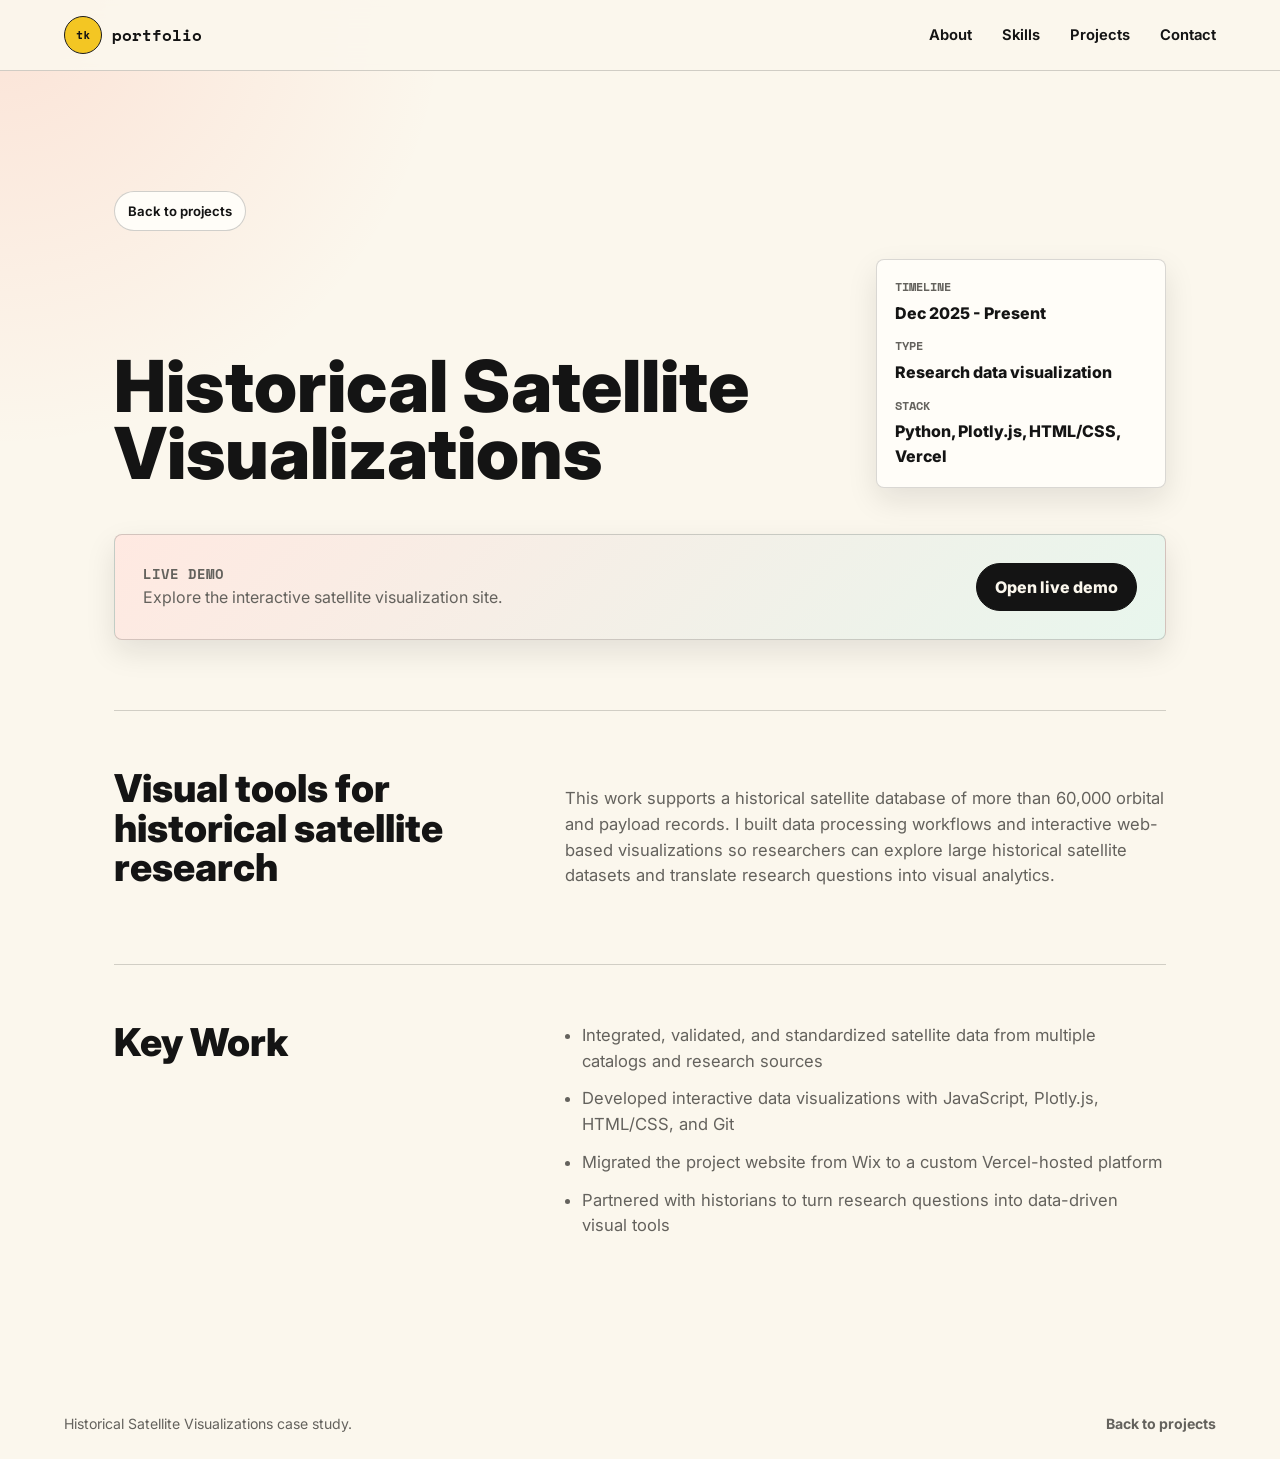
<file: projects/satellite-visualizations.html>
<!doctype html>
<html lang="en">
  <head>
    <meta charset="utf-8">
    <meta name="viewport" content="width=device-width, initial-scale=1">
    <meta
      name="description"
      content="Historical Satellite Visualizations project case study: interactive visual analytics for a satellite database."
    >
    <title>Historical Satellite Visualizations | Tina Kralimarkova</title>
    <link rel="preconnect" href="https://fonts.googleapis.com">
    <link rel="preconnect" href="https://fonts.gstatic.com" crossorigin>
    <link
      href="https://fonts.googleapis.com/css2?family=Inter:wght@400;500;600;700;800;900&family=Space+Mono:wght@400;700&display=swap"
      rel="stylesheet"
    >
    <link rel="stylesheet" href="../styles.css">
  </head>
  <body>
    <a class="skip-link" href="#main">Skip to content</a>
    <header class="site-header">
      <a class="brand" href="../index.html#top" aria-label="Portfolio home">
        <span class="brand-glyph">tk</span>
        <span class="brand-text">portfolio</span>
      </a>
      <nav class="nav-links" aria-label="Primary navigation">
        <a href="../index.html#about">About</a>
        <a href="../index.html#skills">Skills</a>
        <a href="../index.html#projects">Projects</a>
        <a href="../index.html#contact">Contact</a>
      </nav>
    </header>

    <main id="main" class="project-detail-page">
      <section class="project-detail-hero" aria-labelledby="project-title">
        <div class="project-detail-actions">
          <a class="back-link" href="../index.html#projects">Back to projects</a>
        </div>
        <div class="project-detail-heading">
          <div>
            <h1 id="project-title">Historical Satellite Visualizations</h1>
            <p class="project-detail-subtitle">Research Assistant Work</p>
          </div>
          <dl class="project-facts" aria-label="Project facts">
            <div>
              <dt>Timeline</dt>
              <dd>Dec 2025 - Present</dd>
            </div>
            <div>
              <dt>Type</dt>
              <dd>Research data visualization</dd>
            </div>
            <div>
              <dt>Stack</dt>
              <dd>Python, Plotly.js, HTML/CSS, Vercel</dd>
            </div>
          </dl>
        </div>
        <div class="project-live-callout" aria-label="Live demo">
          <div>
            <p class="project-live-label">Live demo</p>
            <p>Explore the interactive satellite visualization site.</p>
          </div>
          <a class="live-demo-button" href="https://tinakralimarkova1.github.io/satellite_visualization/" target="_blank" rel="noreferrer">Open live demo</a>
        </div>
      </section>

      <section class="project-detail-section project-overview" aria-labelledby="overview-title">
        <div>
          <h2 id="overview-title">Visual tools for historical satellite research</h2>
        </div>
        <p>
          This work supports a historical satellite database of more than 60,000
          orbital and payload records. I built data processing workflows and
          interactive web-based visualizations so researchers can explore large
          historical satellite datasets and translate research questions into
          visual analytics.
        </p>
      </section>

      <section class="project-detail-section simple-detail-section" aria-labelledby="features-title">
        <div>
          <h2 id="features-title">Key Work</h2>
        </div>
        <div class="project-detail-copy">
          <ul>
            <li>Integrated, validated, and standardized satellite data from multiple catalogs and research sources</li>
            <li>Developed interactive data visualizations with JavaScript, Plotly.js, HTML/CSS, and Git</li>
            <li>Migrated the project website from Wix to a custom Vercel-hosted platform</li>
            <li>Partnered with historians to turn research questions into data-driven visual tools</li>
          </ul>
        </div>
      </section>
    </main>

    <footer class="site-footer">
      <p>Historical Satellite Visualizations case study.</p>
      <a href="../index.html#projects">Back to projects</a>
    </footer>
  </body>
</html>
</file>
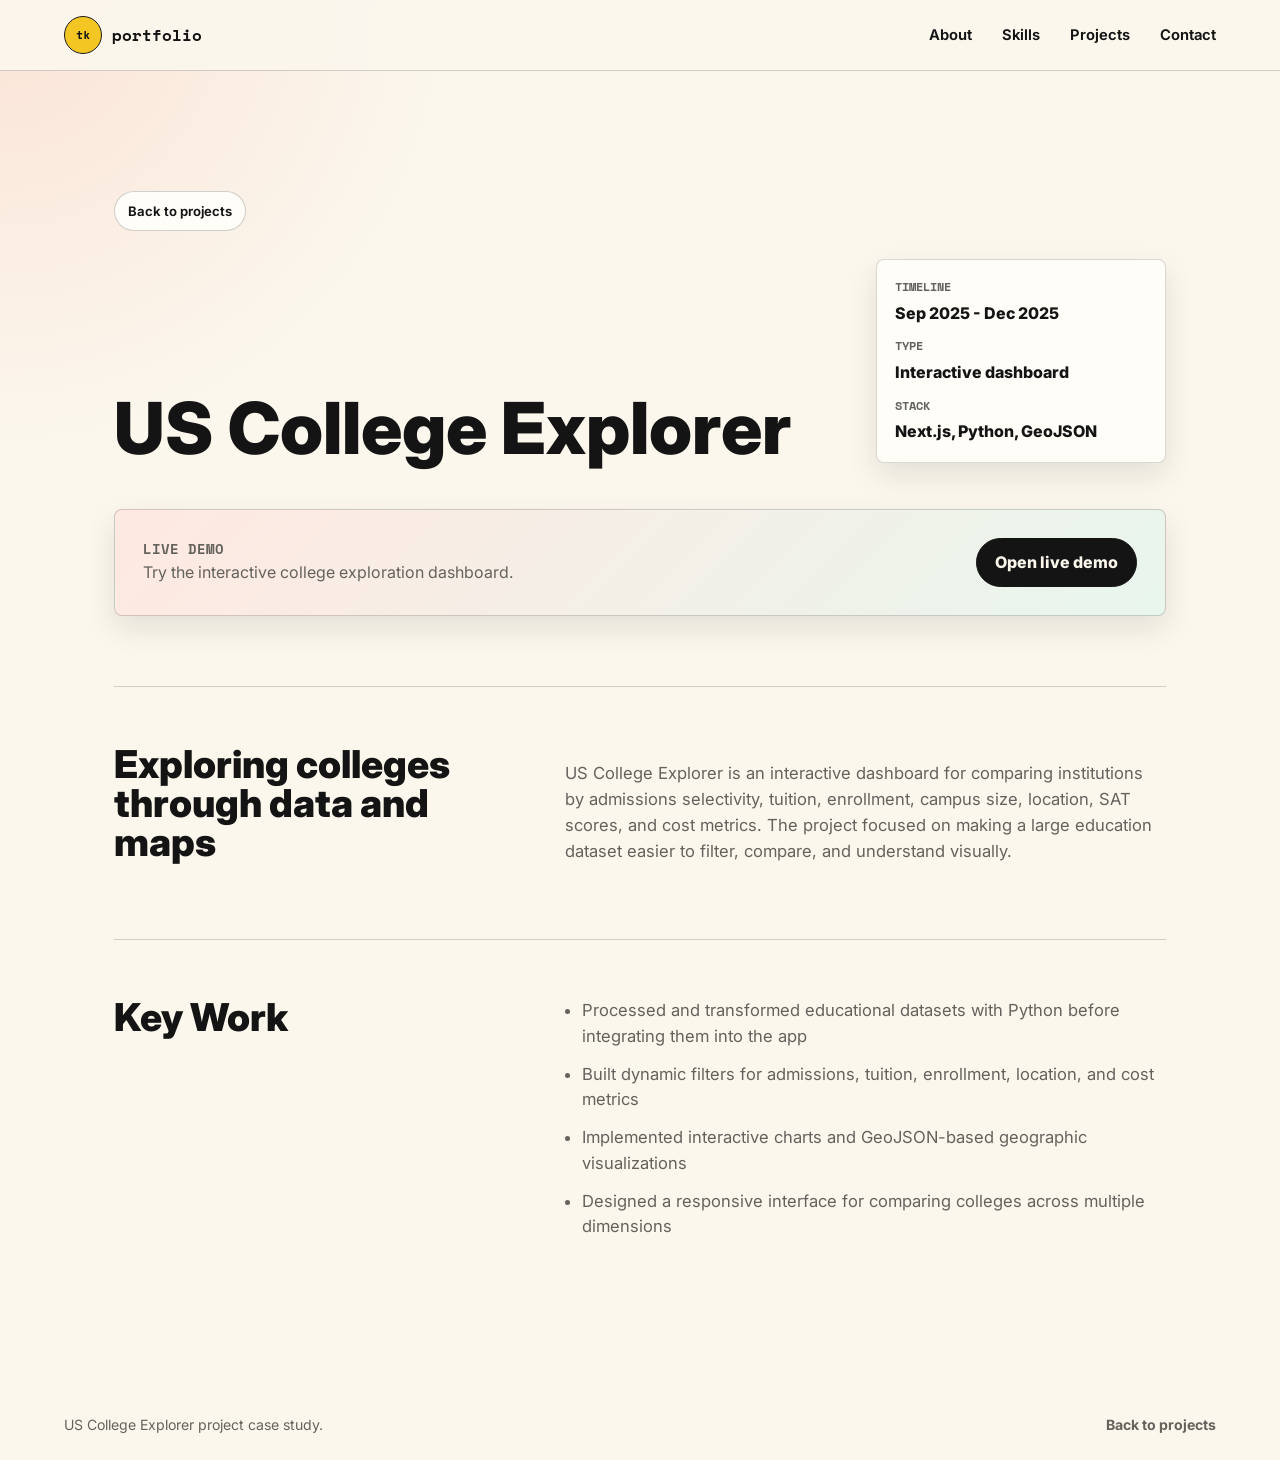
<file: projects/us-college-explorer.html>
<!doctype html>
<html lang="en">
  <head>
    <meta charset="utf-8">
    <meta name="viewport" content="width=device-width, initial-scale=1">
    <meta
      name="description"
      content="US College Explorer project case study: an interactive college exploration dashboard built with Next.js and Python."
    >
    <title>US College Explorer | Tina Kralimarkova</title>
    <link rel="preconnect" href="https://fonts.googleapis.com">
    <link rel="preconnect" href="https://fonts.gstatic.com" crossorigin>
    <link
      href="https://fonts.googleapis.com/css2?family=Inter:wght@400;500;600;700;800;900&family=Space+Mono:wght@400;700&display=swap"
      rel="stylesheet"
    >
    <link rel="stylesheet" href="../styles.css">
  </head>
  <body>
    <a class="skip-link" href="#main">Skip to content</a>
    <header class="site-header">
      <a class="brand" href="../index.html#top" aria-label="Portfolio home">
        <span class="brand-glyph">tk</span>
        <span class="brand-text">portfolio</span>
      </a>
      <nav class="nav-links" aria-label="Primary navigation">
        <a href="../index.html#about">About</a>
        <a href="../index.html#skills">Skills</a>
        <a href="../index.html#projects">Projects</a>
        <a href="../index.html#contact">Contact</a>
      </nav>
    </header>

    <main id="main" class="project-detail-page">
      <section class="project-detail-hero" aria-labelledby="project-title">
        <div class="project-detail-actions">
          <a class="back-link" href="../index.html#projects">Back to projects</a>
        </div>
        <div class="project-detail-heading">
          <div>
            <h1 id="project-title">US College Explorer</h1>
            <p class="project-detail-subtitle">Information Visualization Project</p>
          </div>
          <dl class="project-facts" aria-label="Project facts">
            <div>
              <dt>Timeline</dt>
              <dd>Sep 2025 - Dec 2025</dd>
            </div>
            <div>
              <dt>Type</dt>
              <dd>Interactive dashboard</dd>
            </div>
            <div>
              <dt>Stack</dt>
              <dd>Next.js, Python, GeoJSON</dd>
            </div>
          </dl>
        </div>
        <div class="project-live-callout" aria-label="Live demo">
          <div>
            <p class="project-live-label">Live demo</p>
            <p>Try the interactive college exploration dashboard.</p>
          </div>
          <a class="live-demo-button" href="https://careerexplorer-puce.vercel.app" target="_blank" rel="noreferrer">Open live demo</a>
        </div>
      </section>

      <section class="project-detail-section project-overview" aria-labelledby="overview-title">
        <div>
          <h2 id="overview-title">Exploring colleges through data and maps</h2>
        </div>
        <p>
          US College Explorer is an interactive dashboard for comparing
          institutions by admissions selectivity, tuition, enrollment, campus
          size, location, SAT scores, and cost metrics. The project focused on
          making a large education dataset easier to filter, compare, and
          understand visually.
        </p>
      </section>

      <section class="project-detail-section simple-detail-section" aria-labelledby="features-title">
        <div>
          <h2 id="features-title">Key Work</h2>
        </div>
        <div class="project-detail-copy">
          <ul>
            <li>Processed and transformed educational datasets with Python before integrating them into the app</li>
            <li>Built dynamic filters for admissions, tuition, enrollment, location, and cost metrics</li>
            <li>Implemented interactive charts and GeoJSON-based geographic visualizations</li>
            <li>Designed a responsive interface for comparing colleges across multiple dimensions</li>
          </ul>
        </div>
      </section>
    </main>

    <footer class="site-footer">
      <p>US College Explorer project case study.</p>
      <a href="../index.html#projects">Back to projects</a>
    </footer>
  </body>
</html>
</file>
<file: styles.css>
:root {
  color-scheme: light;
  --ink: #141414;
  --muted: #64625d;
  --paper: #fbf7ed;
  --paper-deep: #efe6d1;
  --surface: #fffdf8;
  --line: #1c1c1c;
  --hot: #ff5a3c;
  --mint: #43c59e;
  --sky: #4d8df7;
  --sun: #f3c623;
  --shadow: 0 12px 30px rgba(20, 20, 20, 0.1);
  --soft-shadow: 0 18px 48px rgba(20, 20, 20, 0.1);
  --wide-section-x: clamp(44px, 6vw, 88px);
  font-family: Inter, system-ui, -apple-system, BlinkMacSystemFont, "Segoe UI", sans-serif;
}

* {
  box-sizing: border-box;
}

html {
  scroll-behavior: smooth;
}

body {
  margin: 0;
  background:
    radial-gradient(circle at top left, rgba(255, 90, 60, 0.13), transparent 28rem),
    var(--paper);
  color: var(--ink);
  font-size: 16px;
  line-height: 1.55;
  overflow-x: hidden;
}

img {
  display: block;
  max-width: 100%;
}

a {
  color: inherit;
}

.skip-link {
  position: fixed;
  left: 18px;
  top: 12px;
  z-index: 20;
  transform: translateY(-150%);
  background: var(--ink);
  color: var(--paper);
  padding: 10px 14px;
}

.skip-link:focus {
  transform: translateY(0);
}

.site-header {
  position: sticky;
  top: 0;
  z-index: 10;
  display: flex;
  align-items: center;
  justify-content: space-between;
  gap: 24px;
  padding: 16px clamp(18px, 5vw, 64px);
  background: rgba(251, 247, 237, 0.92);
  border-bottom: 1px solid rgba(20, 20, 20, 0.18);
  backdrop-filter: blur(16px);
}

.brand,
.nav-links,
.hero-actions,
.contact-links {
  display: flex;
  align-items: center;
}

.brand {
  gap: 10px;
  font-weight: 800;
  text-decoration: none;
  text-transform: lowercase;
}

.brand-glyph {
  display: inline-grid;
  width: 38px;
  height: 38px;
  place-items: center;
  border: 1px solid var(--line);
  border-radius: 999px;
  background: var(--sun);
  font-family: "Space Mono", monospace;
  font-size: 0.78rem;
}

.brand-text,
.mono-label,
.section-marker,
.project-type,
.project-meta {
  font-family: "Space Mono", monospace;
}

.nav-links {
  gap: clamp(12px, 3vw, 30px);
}

.nav-links a {
  color: var(--ink);
  font-size: 0.92rem;
  font-weight: 650;
  text-decoration: none;
}

.nav-links a:hover,
.nav-links a:focus-visible {
  color: var(--hot);
}

.hero {
  padding: clamp(42px, 6vw, 78px) clamp(18px, 5vw, 64px) clamp(40px, 6vw, 70px);
}

.hero-grid {
  display: grid;
  grid-template-columns: minmax(0, 1fr) minmax(250px, 340px);
  gap: clamp(32px, 5.5vw, 76px);
  align-items: center;
  min-width: 0;
  max-width: 1320px;
  margin: 0 auto;
}

.hero-copy {
  min-width: 0;
  width: 100%;
  max-width: 860px;
}

.role-label {
  margin: 0 0 12px;
  color: var(--hot);
  font-size: 1rem;
  font-weight: 800;
}

.mono-label {
  max-width: 100%;
  margin: 0 0 14px;
  color: var(--hot);
  font-size: 0.84rem;
  font-weight: 700;
  line-height: 1.35;
  overflow-wrap: anywhere;
  text-transform: uppercase;
}

h1,
h2,
h3,
p {
  overflow-wrap: anywhere;
}

h1,
h2 {
  margin: 0;
  letter-spacing: 0;
}

h1 {
  max-width: 860px;
  font-size: clamp(3rem, 5.4vw, 4.9rem);
  font-weight: 850;
  line-height: 0.94;
  overflow-wrap: break-word;
  text-transform: none;
}

h1 span {
  display: inline;
}

h1 span + span::before {
  content: " ";
}

h2 {
  font-size: clamp(2rem, 4vw, 3.8rem);
  font-weight: 850;
  line-height: 1;
  text-transform: none;
}

h3 {
  margin: 0;
  font-size: clamp(1.15rem, 2vw, 1.55rem);
  line-height: 1.05;
}

.hero-intro {
  width: 100%;
  max-width: 560px;
  margin: 22px 0 0;
  color: var(--muted);
  font-size: clamp(1rem, 1.25vw, 1.1rem);
}

.tech-strip {
  margin: 22px 0 0;
  color: var(--ink);
  font-family: "Space Mono", monospace;
  font-size: 0.92rem;
  font-weight: 700;
}

.hero-actions {
  flex-wrap: wrap;
  gap: 12px;
  margin-top: 26px;
}

.button {
  display: inline-flex;
  min-height: 46px;
  align-items: center;
  justify-content: center;
  border: 1px solid var(--line);
  border-radius: 999px;
  padding: 10px 18px;
  font-weight: 700;
  text-decoration: none;
  transition: background 160ms ease, color 160ms ease, border-color 160ms ease;
}

.button.primary {
  background: var(--ink);
  color: var(--paper);
}

.button.secondary {
  background: var(--surface);
  color: var(--ink);
}

.button:hover,
.button:focus-visible {
  border-color: var(--hot);
}

.signal-panel {
  overflow: hidden;
  margin: 0;
  border: 1px solid rgba(20, 20, 20, 0.16);
  border-radius: 12px;
  background: var(--surface);
  box-shadow: var(--shadow);
}

.signal-panel::before {
  content: none;
}

.signal-panel img {
  width: 100%;
  aspect-ratio: 4 / 5;
  object-fit: cover;
  object-position: 46% 42%;
  filter: saturate(1.04) contrast(1.02);
}

.section {
  max-width: 1180px;
  margin: 0 auto;
  padding: clamp(58px, 8vw, 104px) clamp(18px, 5vw, 64px);
}

.section-break {
  display: flex;
  align-items: center;
  gap: 12px;
  width: 100%;
  padding: 0 clamp(14px, 1.5vw, 22px);
}

.section-break::before,
.section-break::after {
  content: "";
  display: block;
  flex: 1;
  height: 1px;
  background: rgba(20, 20, 20, 0.22);
}

.section-break span {
  display: block;
  width: 10px;
  height: 10px;
  border: 1px solid var(--line);
  border-radius: 999px;
  background: var(--sun);
}

.section-break span:nth-child(2) {
  background: var(--hot);
}

.section-break span:nth-child(3) {
  background: var(--mint);
}

.intro-hero {
  max-width: none;
  padding-right: var(--wide-section-x);
  padding-left: var(--wide-section-x);
}

.section-marker {
  display: none;
  margin-bottom: 20px;
  color: var(--hot);
  font-size: 0.82rem;
  font-weight: 700;
  text-transform: uppercase;
}

.intro-split,
.section-topline {
  display: grid;
  grid-template-columns: repeat(2, minmax(0, 1fr));
  gap: clamp(24px, 5vw, 58px);
  align-items: start;
}

.intro-split > *,
.section-topline > *,
.featured-project > *,
.experience-item > * {
  min-width: 0;
}

.intro-split {
  gap: clamp(54px, 8vw, 132px);
}

.intro-column p,
.section-topline p {
  max-width: 100%;
  margin: 0;
  color: var(--muted);
  font-size: 1.08rem;
}

.intro-column h2 {
  margin-bottom: 18px;
  font-size: clamp(2rem, 3.5vw, 3.25rem);
  line-height: 1;
}

.skills-summary {
  scroll-margin-top: 96px;
}

.interests-block {
  margin-top: 24px;
}

.interests-block h3 {
  margin-bottom: 14px;
}

.pill-list {
  display: flex;
  flex-wrap: wrap;
  gap: 8px;
  padding: 0;
  margin: 0;
  list-style: none;
}

.pill-list li {
  border: 1px solid rgba(20, 20, 20, 0.2);
  border-radius: 999px;
  padding: 7px 11px;
  background: rgba(255, 253, 248, 0.65);
  font-size: 0.86rem;
  font-weight: 650;
}

.skills-list {
  display: grid;
  gap: 12px;
  padding-left: 1.1rem;
  margin: 22px 0 0;
  color: var(--muted);
}

.skills-list li::marker {
  color: var(--hot);
}

.skills-list strong {
  color: var(--ink);
}

.projects-section {
  max-width: none;
  padding-top: clamp(34px, 5vw, 62px);
  padding-right: clamp(24px, 4vw, 56px);
  padding-left: clamp(24px, 4vw, 56px);
  border-top: 1px solid rgba(20, 20, 20, 0.16);
  border-bottom: 1px solid rgba(20, 20, 20, 0.16);
  background: rgba(239, 230, 209, 0.45);
}

.projects-section > * {
  max-width: none;
}

.featured-work {
  display: grid;
  gap: 24px;
}

.featured-projects {
  display: grid;
  gap: 14px;
  width: min(100%, 1344px);
  margin: 0 auto;
}

.featured-work .section-topline {
  display: block;
  text-align: center;
}

.featured-work .section-topline h2 {
  font-size: clamp(2rem, 3.8vw, 3.45rem);
}

.featured-project {
  display: grid;
  grid-template-columns: minmax(210px, 0.36fr) minmax(0, 1fr);
  overflow: hidden;
  border: 1px solid rgba(20, 20, 20, 0.16);
  border-radius: 8px;
  background: var(--surface);
  box-shadow: var(--shadow);
}

.featured-project.flagship {
  grid-template-columns: minmax(210px, 0.36fr) minmax(0, 1fr);
}

.project-visual {
  position: relative;
  min-height: 220px;
  overflow: hidden;
  border-right: 1px solid rgba(20, 20, 20, 0.14);
  background: var(--paper-deep);
}

.thumbnail-visual img {
  position: absolute;
  inset: 0;
  width: 100%;
  height: 100%;
  object-fit: cover;
  object-position: center;
}

.featured-copy {
  display: grid;
  align-content: start;
  gap: 10px;
  padding: clamp(18px, 2.4vw, 28px);
}

.featured-copy > * {
  min-width: 0;
  max-width: 100%;
}

.project-kicker {
  margin: 0;
  color: var(--hot);
  font-size: 0.92rem;
  font-weight: 800;
}

.featured-copy h3 {
  font-size: clamp(1.65rem, 2.7vw, 2.65rem);
  font-weight: 850;
  line-height: 1;
}

.featured-copy p {
  max-width: 760px;
  margin: 0;
  color: var(--muted);
  font-size: 0.96rem;
}

.engineering-list {
  display: grid;
  gap: 6px;
  padding-left: 1.1rem;
  margin: 2px 0;
  color: var(--muted);
  font-size: 0.95rem;
}

.engineering-list li {
  overflow-wrap: anywhere;
}

.engineering-list li::marker {
  color: var(--hot);
}

.project-actions {
  display: flex;
  flex-wrap: wrap;
  justify-content: flex-end;
  gap: 10px;
  margin-top: 0;
}

.project-actions a,
.additional-project-grid a {
  border: 1px solid rgba(20, 20, 20, 0.22);
  border-radius: 999px;
  padding: 9px 13px;
  background: var(--surface);
  font-weight: 700;
  text-decoration: none;
}

.project-actions a:first-child {
  background: var(--ink);
  color: var(--paper);
  border-color: var(--ink);
}

.additional-projects {
  display: grid;
  gap: 16px;
  padding-top: 34px;
}

.additional-projects h3 {
  font-size: clamp(1.35rem, 2vw, 1.8rem);
}

.additional-project-grid {
  display: grid;
  grid-template-columns: repeat(2, minmax(0, 1fr));
  gap: 12px;
}

.additional-project-grid a {
  display: grid;
  gap: 6px;
  border-radius: 8px;
  padding: 16px;
  transition: background 160ms ease, border-color 160ms ease, color 160ms ease, transform 160ms ease;
}

.additional-project-grid a:hover,
.additional-project-grid a:focus-visible {
  border-color: var(--hot);
  background: rgba(255, 90, 60, 0.1);
  color: var(--ink);
  transform: translateY(-2px);
}

.additional-project-grid span {
  color: var(--muted);
  font-size: 0.92rem;
}

.additional-project-grid a:hover span,
.additional-project-grid a:focus-visible span {
  color: var(--hot);
}

.contact-section {
  max-width: none;
  padding-right: var(--wide-section-x);
  padding-left: var(--wide-section-x);
}

.compact-section,
.experience-section {
  max-width: none;
  padding-right: var(--wide-section-x);
  padding-left: var(--wide-section-x);
}

.experience-section {
  display: grid;
  gap: 20px;
}

.experience-section .section-topline {
  display: block;
}

.experience-section h2 {
  text-align: center;
}

.about-skills-section h2 {
  font-size: clamp(1.75rem, 3vw, 2.55rem);
  text-align: center;
}

.about-skills-section {
  display: grid;
  grid-template-columns: minmax(0, 1fr) minmax(0, 1fr);
  gap: clamp(44px, 8vw, 120px);
  align-items: start;
}

.about-section,
.skills-section {
  min-width: 0;
}

.about-section p {
  font-size: x-large;
  text-align: right;

}

.experience-item {
  display: grid;
  gap: 18px;
  padding-top: 20px;
  border-top: 1px solid rgba(20, 20, 20, 0.18);
}

.experience-item h3 {
  font-size: clamp(1.32rem, 2.16vw, 1.74rem);
  text-align: center;
}

.experience-item p {
  margin: 6px 0 0;
  color: var(--muted);
  font-size: clamp(1.08rem, 1.45vw, 1.14rem);
  font-weight: 650;
  text-align: center;
}

.experience-item ul {
  display: grid;
  gap: 8px;
  /* padding-left: 1.1rem; */
  padding-inline: 8rem;
  margin: 10px;
  color: var(--muted);
  font-size: 0.98rem;
}

.experience-item .satellite-experience-list {
  font-size: clamp(1.18rem, 2.2vw, 1.47rem);
  line-height: 1.55;
}

.about-section p {
  max-width: 560px;
  margin-top: 20px;
  margin-right: auto;
  margin-left: auto;
  text-align: center;
}

.skill-groups {
  display: grid;
  grid-template-columns: 1fr;
  gap: 14px;
  width: min(100%, 560px);
  margin-top: 20px;
  margin-right: auto;
  margin-left: auto;
}

.skill-groups div {
  border-top: 1px solid rgba(20, 20, 20, 0.18);
  padding-top: 10px;
  text-align: center;
}

.skill-groups h3 {
  margin: 0 0 4px;
  font-size: 0.98rem;
  text-align: center;
}

.skill-groups p {
  margin: 0;
  color: var(--muted);
  font-size: 0.98rem;
  text-align: center;
}

.tabs {
  display: grid;
  gap: 22px;
  margin-top: 28px;
}

.tab-list {
  display: flex;
  flex-wrap: wrap;
  gap: 10px;
}

.tab {
  min-height: 46px;
  border: 1px solid rgba(20, 20, 20, 0.2);
  border-radius: 999px;
  padding: 10px 15px;
  background: var(--surface);
  color: var(--ink);
  font: inherit;
  font-size: 0.9rem;
  font-weight: 650;
  cursor: pointer;
  transition: background 160ms ease, border-color 160ms ease;
}

.tab.is-active {
  background: var(--sun);
  border-color: var(--line);
}

.tab:hover,
.tab:focus-visible {
  border-color: var(--hot);
}

.project-panel {
  display: grid;
  grid-template-columns: repeat(3, minmax(0, 1fr));
  gap: 16px;
}

.project-panel[hidden] {
  display: none;
}

.project-panel.all-projects {
  grid-template-columns: repeat(3, minmax(0, 1fr));
}

.project-link {
  position: relative;
  display: flex;
  min-height: 285px;
  flex-direction: column;
  justify-content: flex-start;
  overflow: hidden;
  border: 1px solid rgba(20, 20, 20, 0.16);
  border-radius: 8px;
  padding: 20px;
  background: var(--surface);
  box-shadow: var(--shadow);
  text-decoration: none;
  transition: transform 180ms ease, box-shadow 180ms ease;
}

.project-link::after {
  content: "View project";
  position: absolute;
  right: 18px;
  top: 16px;
  font-size: 0.8rem;
  font-weight: 650;
  opacity: 0;
  transition: opacity 180ms ease;
}

.project-link.detail-link::after {
  content: "View project";
}

.project-link:hover,
.project-link:focus-visible {
  transform: translateY(-3px);
  box-shadow: var(--soft-shadow);
}

.project-link:hover::after,
.project-link:focus-visible::after {
  opacity: 1;
}

.project-link.hot {
  background: #fff1ed;
}

.project-link.mint {
  background: #effcf5;
}

.project-link.sky {
  background: #eef4ff;
}

.project-type {
  width: max-content;
  max-width: 100%;
  border: 2px solid var(--line);
  border-radius: 999px;
  padding: 6px 10px;
  background: var(--surface);
  font-size: 0.76rem;
  font-weight: 700;
  text-transform: uppercase;
}

.project-link h3 {
  margin-top: 0;
  padding-top: 0;
  font-size: clamp(1.45rem, 2.1vw, 2rem);
  font-weight: 800;
  text-transform: none;
}

.project-title-row {
  display: grid;
  gap: 10px;
  margin-top: 0;
  padding-top: 0;
}

.project-title-row h3 {
  margin: 0;
  padding-top: 0;
}

.project-panel.all-projects .project-link h3 {
  font-size: clamp(1.45rem, 2.1vw, 2rem);
  line-height: 1.05;
}

.project-date,
.project-subtitle {
  font-family: "Space Mono", monospace;
  font-weight: 700;
}

.project-date {
  color: var(--hot);
  font-size: 0.86rem;
}

.project-subtitle {
  margin: 12px 0 0;
  color: var(--ink);
  font-size: 0.9rem;
  text-transform: uppercase;
}

.project-link p {
  margin: 14px 0 20px;
  color: var(--muted);
}

.project-meta {
  color: var(--ink);
  font-size: 0.8rem;
  font-weight: 650;
  margin-top: auto;
  overflow-wrap: anywhere;
}

.project-preview {
  display: grid;
  grid-template-columns: minmax(160px, 0.35fr) minmax(220px, 0.55fr) minmax(260px, 1fr);
  gap: 18px;
  align-items: start;
  border: 2px solid var(--line);
  border-radius: 8px;
  padding: 18px;
  background: var(--ink);
  color: var(--paper);
  box-shadow: var(--shadow);
}

.project-preview-label {
  color: var(--sun);
  font-family: "Space Mono", monospace;
  font-size: 0.8rem;
  font-weight: 700;
  text-transform: uppercase;
}

.project-preview h3 {
  text-transform: uppercase;
}

.project-preview p {
  margin: 0;
  color: #ded8c8;
}

.contact-card {
  border: 1px solid rgba(20, 20, 20, 0.16);
  border-radius: 8px;
  padding: clamp(24px, 4vw, 38px);
  background: var(--surface);
  color: var(--ink);
  box-shadow: var(--shadow);
}

.contact-card h2 {
  max-width: 870px;
}

.contact-card p {
  max-width: 680px;
  margin: 14px 0 0;
  color: var(--muted);
  font-size: 1.06rem;
}

.contact-links {
  flex-wrap: wrap;
  gap: 10px;
  margin-top: 28px;
}

.contact-links a {
  border: 1px solid var(--line);
  border-radius: 999px;
  padding: 10px 14px;
  color: var(--ink);
  font-weight: 650;
  text-decoration: none;
}

.contact-links a:hover,
.contact-links a:focus-visible {
  background: var(--ink);
  color: var(--paper);
}

.site-footer {
  display: flex;
  justify-content: space-between;
  gap: 18px;
  padding: 24px clamp(18px, 5vw, 64px);
  color: var(--muted);
  font-size: 0.88rem;
}

.site-footer p {
  margin: 0;
}

.site-footer a {
  font-weight: 700;
  text-decoration: none;
}

.project-detail-page {
  max-width: 1180px;
  margin: 0 auto;
  padding: clamp(36px, 6vw, 72px) clamp(18px, 5vw, 64px) clamp(58px, 8vw, 92px);
}

.project-detail-hero {
  padding: clamp(20px, 4vw, 48px) 0 clamp(34px, 6vw, 70px);
}

.project-detail-actions {
  display: flex;
  flex-wrap: wrap;
  gap: 10px;
  margin-bottom: 28px;
}

.back-link {
  display: inline-flex;
  width: max-content;
  max-width: 100%;
  border: 1px solid rgba(20, 20, 20, 0.2);
  border-radius: 999px;
  padding: 9px 13px;
  background: var(--surface);
  font-size: 0.82rem;
  font-weight: 650;
  text-decoration: none;
}

.project-detail-hero > .back-link {
  margin-bottom: 28px;
}

.live-link {
  background: var(--ink);
  color: var(--paper);
  border-color: var(--ink);
}

.project-detail-heading {
  display: grid;
  grid-template-columns: minmax(0, 1fr) minmax(260px, 0.42fr);
  gap: clamp(28px, 6vw, 72px);
  align-items: end;
}

.project-live-callout {
  display: flex;
  align-items: center;
  justify-content: space-between;
  gap: 22px;
  margin-top: clamp(28px, 5vw, 46px);
  border: 1px solid rgba(20, 20, 20, 0.18);
  border-radius: 8px;
  padding: clamp(18px, 3vw, 28px);
  background: linear-gradient(135deg, rgba(255, 90, 60, 0.12), rgba(67, 197, 158, 0.12)), var(--surface);
  box-shadow: var(--shadow);
}

.project-live-callout p {
  margin: 0;
  color: var(--muted);
}

.project-live-label {
  color: var(--ink);
  font-family: "Space Mono", monospace;
  font-size: 0.86rem;
  font-weight: 700;
  text-transform: uppercase;
}

.live-demo-button {
  display: inline-flex;
  min-height: 48px;
  flex: 0 0 auto;
  align-items: center;
  justify-content: center;
  border: 1px solid var(--ink);
  border-radius: 999px;
  padding: 11px 18px;
  background: var(--ink);
  color: var(--paper);
  font-weight: 800;
  text-decoration: none;
}

.live-demo-button:hover,
.live-demo-button:focus-visible {
  background: var(--hot);
  border-color: var(--hot);
  color: var(--paper);
}

.project-detail-heading h1 {
  font-size: clamp(2.45rem, 5.6vw, 4.5rem);
  overflow-wrap: normal;
  word-break: normal;
  text-transform: none;
}

.project-detail-subtitle {
  margin: 18px 0 0;
  color: var(--hot);
  font-family: "Space Mono", monospace;
  font-weight: 700;
  text-transform: uppercase;
}

.project-facts {
  display: grid;
  gap: 12px;
  margin: 0;
  border: 1px solid rgba(20, 20, 20, 0.16);
  border-radius: 8px;
  padding: 18px;
  background: var(--surface);
  box-shadow: var(--shadow);
}

.project-facts div {
  display: grid;
  gap: 4px;
}

.project-facts dt {
  color: var(--muted);
  font-family: "Space Mono", monospace;
  font-size: 0.74rem;
  font-weight: 700;
  text-transform: uppercase;
}

.project-detail-page .mono-label,
.project-detail-page .section-marker,
.project-detail-subtitle {
  display: none;
}

.project-facts dd {
  margin: 0;
  color: var(--ink);
  font-weight: 800;
}

.project-detail-section {
  display: grid;
  grid-template-columns: minmax(0, 0.65fr) minmax(280px, 1fr);
  gap: clamp(24px, 5vw, 60px);
  align-items: start;
  padding: clamp(30px, 5vw, 58px) 0;
  border-top: 1px solid rgba(20, 20, 20, 0.18);
}

.project-detail-section h2 {
  font-size: clamp(1.9rem, 3vw, 3rem);
  line-height: 1.02;
  overflow-wrap: normal;
  word-break: normal;
  text-transform: none;
}

.project-overview h2 {
  max-width: 620px;
}

.project-overview > p,
.project-detail-copy,
.project-detail-copy li {
  color: var(--muted);
  font-size: 1.04rem;
}

.project-detail-copy {
  max-width: 720px;
}

.demo-placeholder {
  display: grid;
  min-height: 300px;
  place-items: center;
  gap: 10px;
  border: 1px solid rgba(20, 20, 20, 0.16);
  border-radius: 8px;
  padding: 24px;
  background: var(--surface);
  box-shadow: var(--shadow);
  text-align: center;
}

.demo-placeholder span {
  color: var(--ink);
  font-family: "Space Mono", monospace;
  font-size: clamp(1.15rem, 2vw, 1.8rem);
  font-weight: 700;
  text-transform: uppercase;
}

.demo-placeholder p {
  max-width: 340px;
  margin: 0;
  color: var(--muted);
}

.demo-video-frame {
  width: min(100%, 420px);
  margin: 0;
  justify-self: start;
}

.demo-video-frame video {
  display: block;
  width: 100%;
  max-height: 680px;
  border: 1px solid rgba(20, 20, 20, 0.16);
  border-radius: 8px;
  background: var(--ink);
  box-shadow: var(--shadow);
}

.demo-video-frame figcaption {
  margin-top: 14px;
  color: var(--muted);
  font-family: "Space Mono", monospace;
  font-size: 0.82rem;
}

.linkedin-demo-frame {
  width: min(100%, 560px);
  justify-self: start;
}

.linkedin-demo-frame iframe {
  display: block;
  width: 100%;
  min-height: 399px;
  border: 1px solid rgba(20, 20, 20, 0.16);
  border-radius: 8px;
  background: var(--surface);
  box-shadow: var(--shadow);
}

.linkedin-demo-frame p {
  margin: 12px 0 0;
  color: var(--muted);
  font-size: 0.92rem;
}

.linkedin-demo-frame a {
  font-weight: 700;
}

.project-detail-copy ul {
  display: grid;
  gap: 12px;
  padding-left: 1.1rem;
  margin: 0;
}

@media (max-width: 980px) {
  .hero-grid,
  .intro-split,
  .section-topline,
  .featured-project,
  .featured-project.flagship,
  .experience-item {
    grid-template-columns: 1fr;
  }

  .intro-split {
    gap: 44px;
  }

  .signal-panel {
    width: min(100%, 360px);
  }

  .project-panel,
  .project-panel.all-projects {
    grid-template-columns: repeat(2, minmax(0, 1fr));
  }

  .project-visual {
    min-height: 230px;
    border-right: 0;
    border-bottom: 1px solid rgba(20, 20, 20, 0.14);
  }

  .project-detail-heading,
  .project-detail-section {
    grid-template-columns: 1fr;
  }
}

@media (max-width: 680px) {
  :root {
    --wide-section-x: 24px;
  }

  .site-header {
    align-items: flex-start;
    flex-direction: column;
  }

  .nav-links {
    width: 100%;
    flex-wrap: wrap;
  }

  .hero {
    padding-top: 40px;
  }

  .hero-grid {
    width: 100%;
    max-width: 100%;
  }

  .hero-copy,
  .hero-intro {
    width: 100%;
    max-width: 100%;
  }

  .hero-intro {
    width: min(100%, 320px);
    overflow-wrap: break-word;
  }

  .mono-label {
    width: 100%;
    font-size: 0.76rem;
  }

  h1 {
    max-width: min(100%, 340px);
    font-size: clamp(2.35rem, 9vw, 2.75rem);
    line-height: 0.98;
  }

  h1 span {
    display: block;
  }

  h1 span + span::before {
    content: "";
  }

  .tech-strip {
    width: min(100%, 320px);
    font-size: 0.82rem;
    line-height: 1.7;
  }

  .hero-actions,
  .tab-list,
  .contact-links {
    align-items: stretch;
    flex-direction: column;
  }

  .hero-actions {
    width: min(100%, 320px);
  }

  .button,
  .tab,
  .contact-links a {
    width: 100%;
  }

  .project-panel,
  .project-panel.all-projects,
  .project-preview,
  .additional-project-grid,
  .about-skills-section,
  .skill-groups,
  .skill-groups div {
    grid-template-columns: 1fr;
  }

  .project-live-callout {
    align-items: stretch;
    flex-direction: column;
  }

  .live-demo-button {
    width: 100%;
  }

  .signal-panel {
    width: 100%;
  }

  .intro-split {
    gap: 36px;
  }

  .project-link {
    min-height: 250px;
  }

  .featured-copy h3 {
    font-size: clamp(1.75rem, 8.5vw, 2.55rem);
  }

  .featured-copy {
    padding: 18px 16px;
  }

  .featured-copy p,
  .engineering-list,
  .project-meta {
    font-size: 0.92rem;
    overflow-wrap: anywhere;
    word-break: break-word;
  }

  .experience-item ul {
    grid-template-columns: 1fr;
    padding-inline: 1.1rem;
  }

  .project-visual {
    min-height: 200px;
  }

  .site-footer {
    flex-direction: column;
  }
}
</file>
